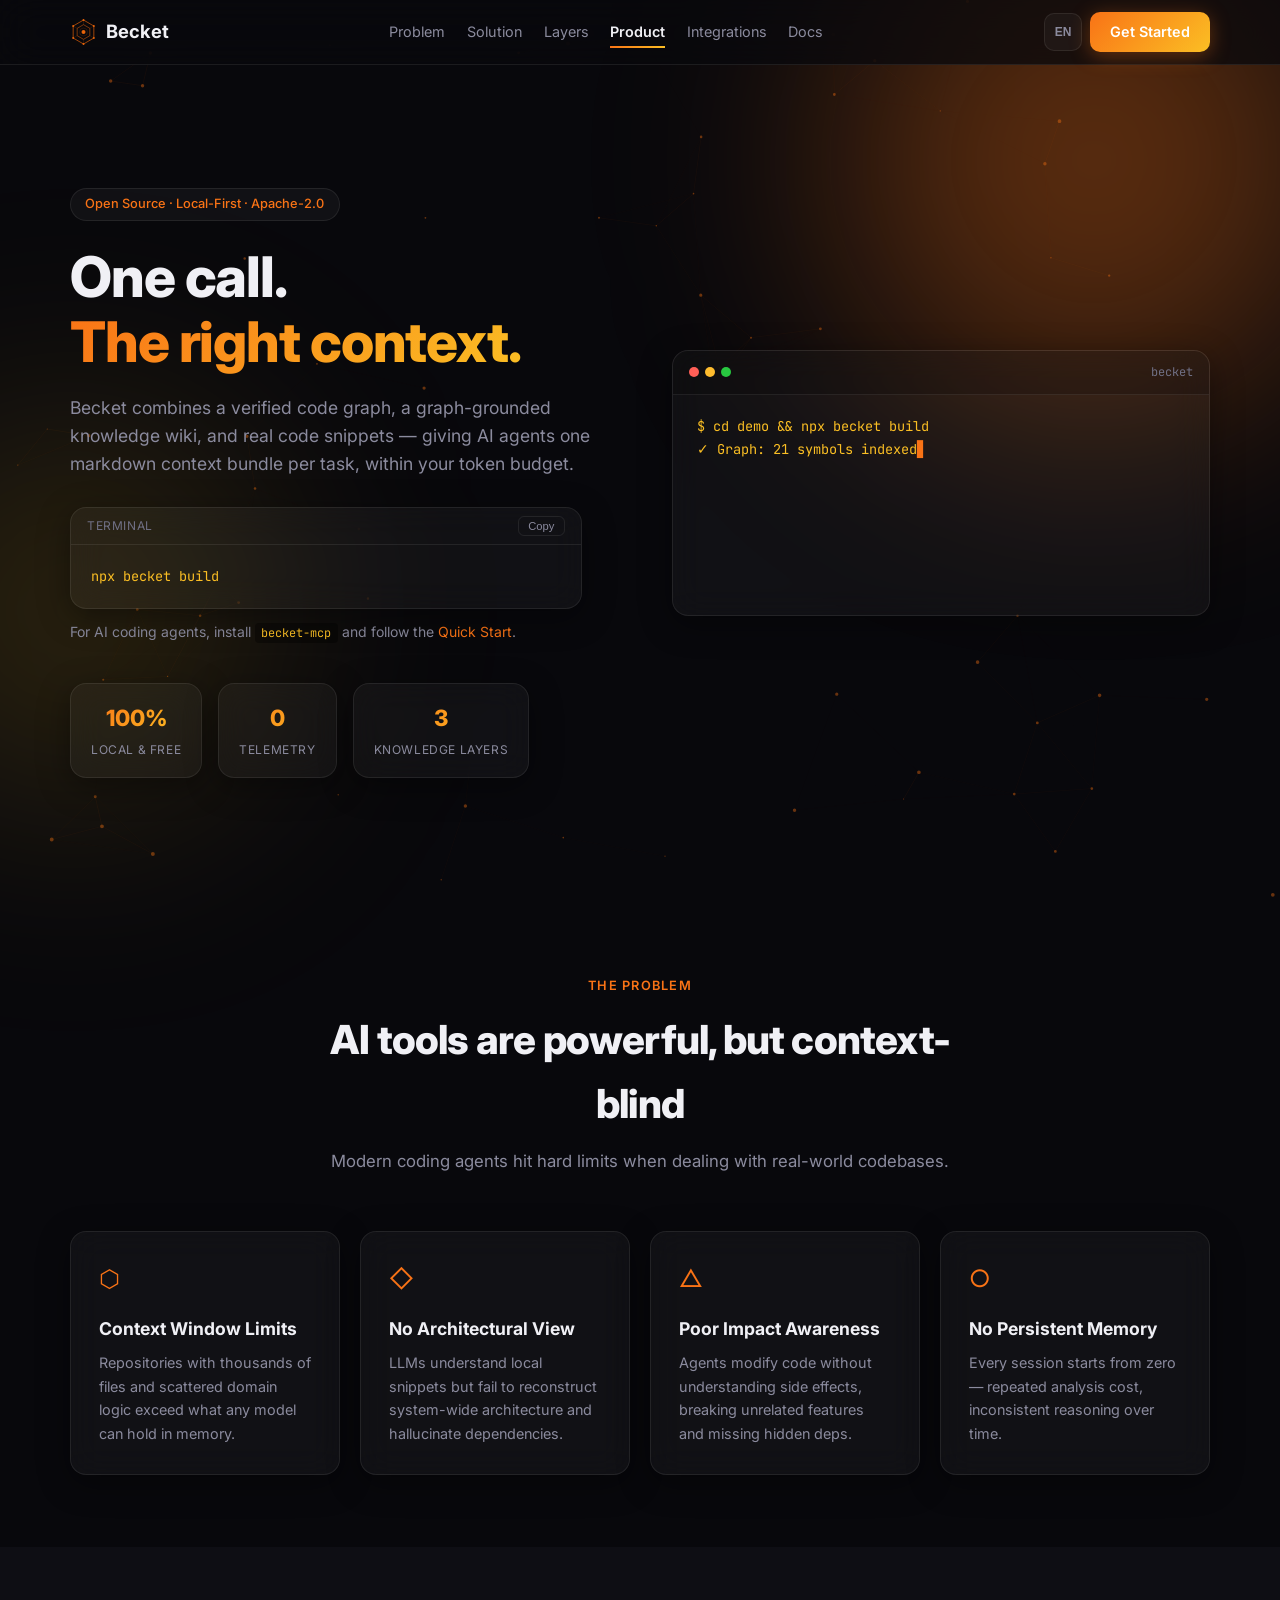
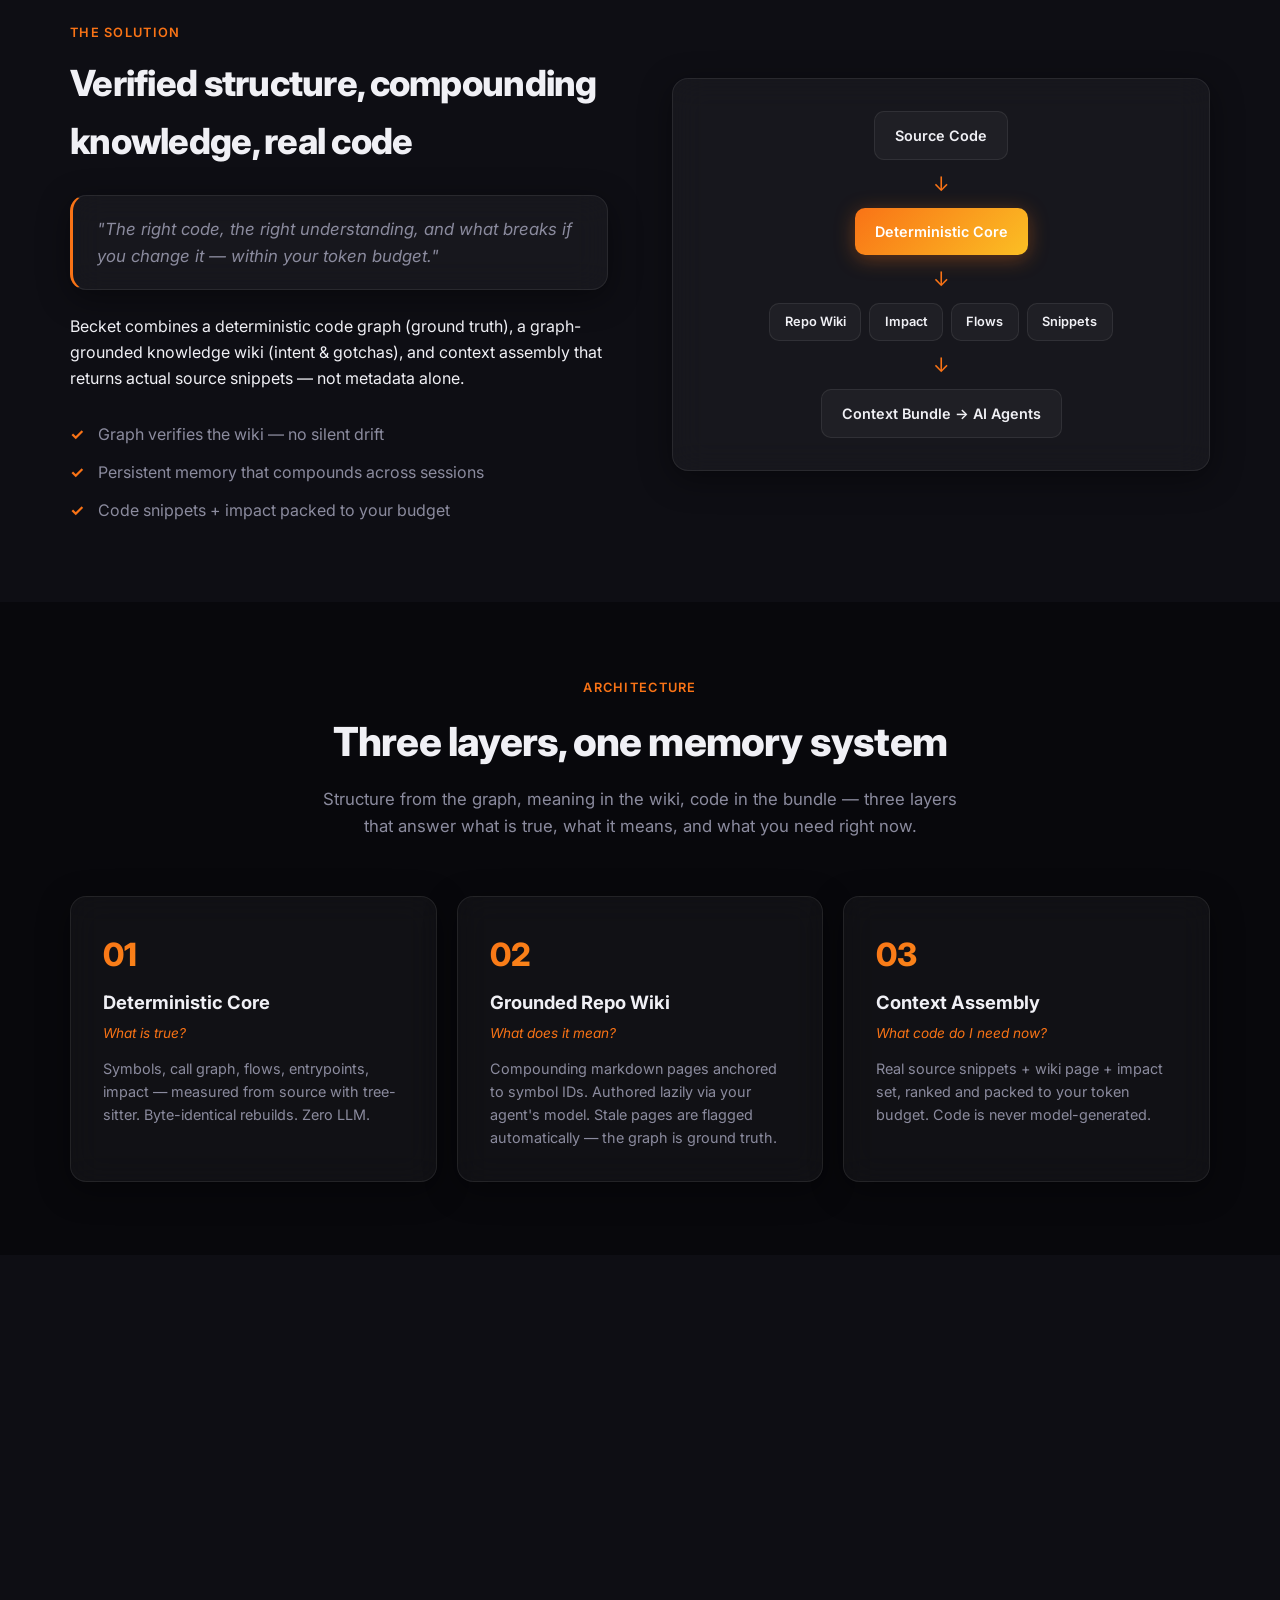
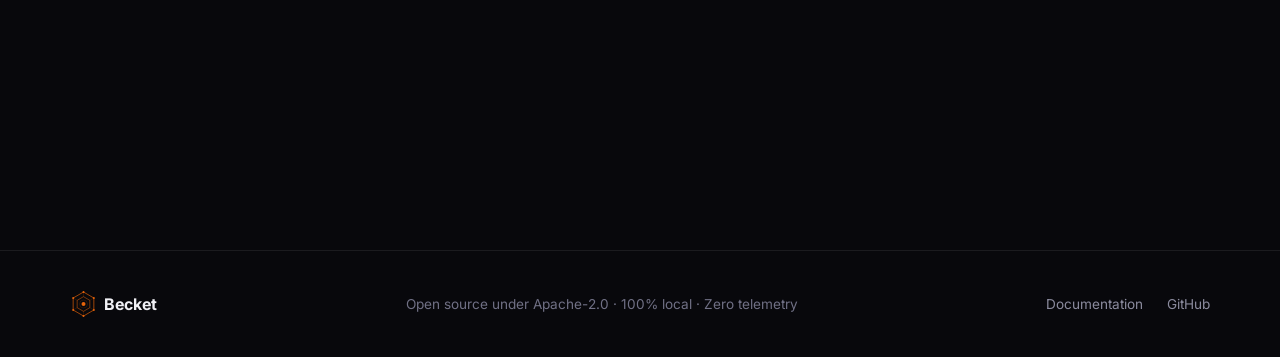
<file: website/index.html>
<!DOCTYPE html>
<html lang="en">
<head>
  <meta charset="UTF-8" />
  <meta name="viewport" content="width=device-width, initial-scale=1.0" />
  <meta name="description" content="Becket — verified code graph + grounded knowledge wiki + context assembly for AI coding agents" />
  <title>Becket — AI Context & Impact Engine</title>
  <link rel="icon" type="image/svg+xml" href="public/favicon.svg" />
  <link rel="preload" href="css/styles.css?v=14" as="style" />
  <link rel="stylesheet" href="css/styles.css?v=14" />
  <link rel="preconnect" href="https://fonts.googleapis.com" />
  <link rel="preconnect" href="https://fonts.gstatic.com" crossorigin />
  <link rel="preload" as="style" href="https://fonts.googleapis.com/css2?family=Inter:wght@400;500;600;700;800&family=JetBrains+Mono:wght@400;500;600&display=swap" />
  <link rel="stylesheet" href="https://fonts.googleapis.com/css2?family=Inter:wght@400;500;600;700;800&family=JetBrains+Mono:wght@400;500;600&display=swap" media="print" onload="this.media='all'" />
  <noscript><link rel="stylesheet" href="https://fonts.googleapis.com/css2?family=Inter:wght@400;500;600;700;800&family=JetBrains+Mono:wght@400;500;600&display=swap" /></noscript>
  <script>try{var l=localStorage.getItem("becket-lang");if(!l){l=(navigator.language||"").startsWith("it")?"it":"en"}document.documentElement.lang=l}catch(e){}</script>
</head>
<body>
  <a class="skip-link" href="#main-content" data-i18n="a11y.skip">Skip to content</a>
  <div id="copy-live" class="sr-only" aria-live="polite"></div>
  <canvas id="particles" aria-hidden="true"></canvas>
  <div class="glow glow-1" aria-hidden="true"></div>
  <div class="glow glow-2" aria-hidden="true"></div>

  <header class="nav" id="nav">
    <div class="nav-inner container">
      <a href="index.html" class="logo">
        <span class="logo-mark" aria-hidden="true"></span>
        <span>Becket</span>
      </a>
      <nav class="nav-links" id="nav-links" aria-label="Page sections">
        <a href="#problem" data-i18n="nav.problem">Problem</a>
        <a href="#solution" data-i18n="nav.solution">Solution</a>
        <a href="#layers" data-i18n="nav.layers">Layers</a>
        <a href="#product" data-i18n="nav.product">Product</a>
        <a href="#integrations" data-i18n="nav.integrations">Integrations</a>
        <a href="docs.html" data-i18n="nav.docs">Docs</a>
        <a href="docs.html#quickstart" class="btn btn-primary nav-cta-mobile" data-i18n="nav.getStarted">Get Started</a>
      </nav>
      <div class="nav-actions">
        <button class="btn-icon" id="lang-toggle" aria-label="Switch language">EN</button>
        <a href="docs.html#quickstart" class="btn btn-primary" data-i18n="nav.getStarted">Get Started</a>
      </div>
      <button class="nav-burger" id="nav-burger" aria-label="Menu">
        <span></span><span></span><span></span>
      </button>
    </div>
  </header>

  <main id="main-content">
  <!-- Hero -->
  <section class="hero" id="hero">
    <div class="container hero-grid">
      <div class="hero-content reveal">
        <div class="badge" data-i18n="hero.badge">Open Source · Local-First · Apache-2.0</div>
        <h1>
          <span data-i18n="hero.title1">One call.</span><br />
          <span class="gradient-text" data-i18n="hero.title2">The right context.</span>
        </h1>
        <p class="hero-sub" data-i18n="hero.sub"></p>
        <div class="hero-install reveal" data-delay="100">
          <div class="code-block glass-card">
            <div class="code-header">
              <span data-i18n="hero.install.terminal">terminal</span>
              <button type="button" class="copy-btn" data-copy="npx becket build" data-i18n="hero.install.copy">Copy</button>
            </div>
            <pre><code>npx becket build</code></pre>
          </div>
          <p class="hero-install-hint" data-i18n-html="hero.install.mcpHint"></p>
        </div>
        <div class="hero-stats">
          <div class="stat glass-card">
            <span class="stat-num">100%</span>
            <span class="stat-label" data-i18n="hero.stat1">Local & Free</span>
          </div>
          <div class="stat glass-card">
            <span class="stat-num">0</span>
            <span class="stat-label" data-i18n="hero.stat2">Telemetry</span>
          </div>
          <div class="stat glass-card">
            <span class="stat-num">3</span>
            <span class="stat-label" data-i18n="hero.stat3">Knowledge Layers</span>
          </div>
        </div>
      </div>
      <div class="hero-terminal reveal" data-delay="200">
        <div class="terminal glass-card">
          <div class="terminal-bar">
            <span class="dot red"></span>
            <span class="dot yellow"></span>
            <span class="dot green"></span>
            <span class="terminal-title">becket</span>
          </div>
          <div class="terminal-body">
            <pre><code id="typing-output"></code><span class="cursor-blink">▊</span></pre>
          </div>
        </div>
      </div>
    </div>
  </section>

  <!-- Problem -->
  <section class="section" id="problem">
    <div class="container">
      <div class="section-header reveal">
        <span class="section-tag" data-i18n="problem.tag">The Problem</span>
        <h2 data-i18n="problem.title">AI tools are powerful, but context-blind</h2>
        <p data-i18n="problem.sub">Modern coding agents hit hard limits when dealing with real-world codebases.</p>
      </div>
      <div class="cards-grid">
        <article class="glass-card card reveal" data-delay="0">
          <div class="card-icon">⬡</div>
          <h3 data-i18n="problem.c1.title">Context Window Limits</h3>
          <p data-i18n="problem.c1.desc">Repositories with thousands of files and scattered domain logic exceed what any model can hold in memory.</p>
        </article>
        <article class="glass-card card reveal" data-delay="100">
          <div class="card-icon">◇</div>
          <h3 data-i18n="problem.c2.title">No Architectural View</h3>
          <p data-i18n="problem.c2.desc">LLMs understand local snippets but fail to reconstruct system-wide architecture and hallucinate dependencies.</p>
        </article>
        <article class="glass-card card reveal" data-delay="200">
          <div class="card-icon">△</div>
          <h3 data-i18n="problem.c3.title">Poor Impact Awareness</h3>
          <p data-i18n="problem.c3.desc">Agents modify code without understanding side effects, breaking unrelated features and missing hidden deps.</p>
        </article>
        <article class="glass-card card reveal" data-delay="300">
          <div class="card-icon">○</div>
          <h3 data-i18n="problem.c4.title">No Persistent Memory</h3>
          <p data-i18n="problem.c4.desc">Every session starts from zero — repeated analysis cost, inconsistent reasoning over time.</p>
        </article>
      </div>
    </div>
  </section>

  <!-- Solution -->
  <section class="section section-alt" id="solution">
    <div class="container">
      <div class="split reveal">
        <div class="split-content">
          <span class="section-tag" data-i18n="solution.tag">The Solution</span>
          <h2 data-i18n="solution.title">Verified structure, compounding knowledge, real code</h2>
          <blockquote class="quote glass-card">
            <p data-i18n="solution.quote">"The right code, the right understanding, and what breaks if you change it — within your token budget."</p>
          </blockquote>
          <p data-i18n="solution.desc">Becket combines a deterministic code graph (ground truth), a graph-grounded knowledge wiki (intent & gotchas), and context assembly that returns actual source snippets — not metadata alone.</p>
          <ul class="check-list">
            <li data-i18n="solution.li1">Graph verifies the wiki — no silent drift</li>
            <li data-i18n="solution.li2">Persistent memory that compounds across sessions</li>
            <li data-i18n="solution.li3">Code snippets + impact packed to your budget</li>
          </ul>
        </div>
        <div class="split-visual">
          <div class="flow-diagram glass-card">
            <div class="flow-node" data-i18n="solution.flow1">Source Code</div>
            <div class="flow-arrow">↓</div>
            <div class="flow-node accent" data-i18n="solution.flow2">Deterministic Core</div>
            <div class="flow-arrow">↓</div>
            <div class="flow-branches">
              <div class="flow-node small" data-i18n="solution.flow3">Repo Wiki</div>
              <div class="flow-node small" data-i18n="solution.flow4">Impact</div>
              <div class="flow-node small" data-i18n="solution.flow5">Flows</div>
              <div class="flow-node small" data-i18n="solution.flow6">Snippets</div>
            </div>
            <div class="flow-arrow">↓</div>
            <div class="flow-node" data-i18n="solution.flow7">Context Bundle → AI Agents</div>
          </div>
        </div>
      </div>
    </div>
  </section>

  <!-- Three Layers -->
  <section class="section" id="layers">
    <div class="container">
      <div class="section-header reveal">
        <span class="section-tag" data-i18n="layers.tag">Architecture</span>
        <h2 data-i18n="layers.title">Three layers, one memory system</h2>
        <p data-i18n="layers.sub">Structure from the graph, meaning in the wiki, code in the bundle — three layers that answer what is true, what it means, and what you need right now.</p>
      </div>
      <div class="layers-grid">
        <article class="layer-card glass-card reveal" data-delay="0">
          <div class="layer-num">01</div>
          <h3 data-i18n="layers.l1.title">Deterministic Core</h3>
          <p class="layer-q" data-i18n-html="layers.l1.q">What is <em>true</em>?</p>
          <p data-i18n="layers.l1.desc">Symbols, call graph, flows, entrypoints, impact — measured from source with tree-sitter. Byte-identical rebuilds. Zero LLM.</p>
        </article>
        <article class="layer-card glass-card reveal" data-delay="100">
          <div class="layer-num">02</div>
          <h3 data-i18n="layers.l2.title">Grounded Repo Wiki</h3>
          <p class="layer-q" data-i18n-html="layers.l2.q">What does it <em>mean</em>?</p>
          <p data-i18n="layers.l2.desc">Compounding markdown pages anchored to symbol IDs. Authored lazily via your agent's model. Stale pages are flagged automatically — the graph is ground truth.</p>
        </article>
        <article class="layer-card glass-card reveal" data-delay="200">
          <div class="layer-num">03</div>
          <h3 data-i18n="layers.l3.title">Context Assembly</h3>
          <p class="layer-q" data-i18n-html="layers.l3.q">What code do I need <em>now</em>?</p>
          <p data-i18n="layers.l3.desc">Real source snippets + wiki page + impact set, ranked and packed to your token budget. Code is never model-generated.</p>
        </article>
      </div>
    </div>
  </section>

  <!-- The product -->
  <section class="section section-alt section-dense" id="product">
    <div class="container product-stack">
      <div class="section-header reveal">
        <span class="section-tag" data-i18n="product.tag">The product</span>
        <h2 data-i18n="product.title">Everything an agent needs from your repo</h2>
        <p data-i18n="product.sub">One local index. Persistent memory. Query-ready bundles — no re-reading the whole codebase every session.</p>
      </div>
      <div class="features-grid product-pillars reveal">
        <article class="feature glass-card">
          <div class="feature-num">→</div>
          <h3 data-i18n="product.p1.title">Index once</h3>
          <p data-i18n-html="product.p1.desc"><code>becket build</code> parses symbols, calls, flows, and impact. Writes <code>.becket/</code> — no LLM required.</p>
        </article>
        <article class="feature glass-card">
          <div class="feature-num">→</div>
          <h3 data-i18n="product.p2.title">Memory persists</h3>
          <p data-i18n="product.p2.desc">Graph JSON + grounded wiki pages survive across agent sessions. Incremental rebuild on watch; stale wiki flagged automatically.</p>
        </article>
        <article class="feature glass-card">
          <div class="feature-num">→</div>
          <h3 data-i18n="product.p3.title">Query per task</h3>
          <p data-i18n-html="product.p3.desc"><code>context</code>, <code>impact</code>, <code>flow</code>, MCP tools — real snippets + wiki + blast radius, token-budgeted.</p>
        </article>
      </div>
      <ul class="check-list product-workflows reveal" data-delay="50">
        <li data-i18n="product.li1">MCP in Cursor / Claude Code — agent can call get_context when your rules or prompt ask for it</li>
        <li data-i18n="product.li2">Local .becket/ cache — gitignore it, rebuild anytime with becket build</li>
        <li data-i18n="product.li3">Demo folder in the repo — try Becket in 30 seconds</li>
        <li data-i18n="product.li4">Cross-repo workspace linking for monorepos and polyrepos</li>
      </ul>
      <div class="features-grid capabilities-grid reveal" data-delay="100">
          <article class="feature glass-card feature-compact">
            <div class="feature-num">01</div>
            <h4 data-i18n="features.f1.title">Deterministic Code Graph</h4>
            <p data-i18n="features.f1.desc">Symbols, dependencies, calls, flows and entrypoints — measured from source, not guessed.</p>
          </article>
          <article class="feature glass-card feature-compact">
            <div class="feature-num">02</div>
            <h4 data-i18n="features.f2.title">Impact Analysis Engine</h4>
            <p data-i18n="features.f2.desc">Know exactly what breaks when you change a component — modules, tests, risk zones.</p>
          </article>
          <article class="feature glass-card feature-compact">
            <div class="feature-num">03</div>
            <h4 data-i18n="features.f3.title">Grounded Knowledge Wiki</h4>
            <p data-i18n="features.f3.desc">Compounding markdown knowledge anchored to real symbols, with automatic staleness detection.</p>
          </article>
          <article class="feature glass-card feature-compact">
            <div class="feature-num">04</div>
            <h4 data-i18n="features.f4.title">Context Assembly</h4>
            <p data-i18n="features.f4.desc">Returns the right code snippets plus understanding and impact — packed within a token budget.</p>
          </article>
      </div>
    </div>
  </section>

  <!-- Integrations + CTA -->
  <section class="section" id="integrations">
    <div class="container integrations-closing">
      <div class="section-header reveal">
        <span class="section-tag" data-i18n="integrations.tag">Integrations</span>
        <h2 data-i18n="integrations.title">Agent-agnostic by design</h2>
        <p data-i18n="integrations.sub">Works with any AI coding tool via CLI or MCP.</p>
      </div>
      <div class="integrations-grid reveal">
        <div class="integration glass-card">
          <h3>Cursor</h3>
          <p data-i18n="integrations.cursor">Background context provider — architectural awareness for suggestions and multi-file edits.</p>
        </div>
        <div class="integration glass-card">
          <h3>Claude Code</h3>
          <p data-i18n="integrations.claude">Agents call becket context, impact, and flow before modifying code.</p>
        </div>
        <div class="integration glass-card">
          <h3 data-i18n="integrations.otherTitle">Other MCP hosts</h3>
          <p data-i18n="integrations.codex">Any MCP-compatible agent can use the same tools over stdio.</p>
        </div>
        <div class="integration glass-card highlight">
          <h3>MCP Server</h3>
          <p data-i18n="integrations.mcp">becket-mcp: get_context (code + wiki + impact), get_wiki, get_impact, get_flow, get_dependencies over stdio.</p>
        </div>
      </div>
      <div class="cta-box glass-card reveal" data-delay="150">
        <h2 data-i18n="cta.title">Verified, compounding memory for AI coding agents</h2>
        <p data-i18n="cta.sub">Like Git for version control — Becket for code understanding that includes the code.</p>
        <div class="cta-actions">
        <a href="docs.html#quickstart" class="btn btn-primary btn-lg" data-i18n="cta.button">Quick Start Guide</a>
        <a href="docs.html" class="btn btn-glass btn-lg" data-i18n="hero.cta2">Read the Docs</a>
        </div>
      </div>
    </div>
  </section>
  </main>

  <footer class="footer">
    <div class="container footer-inner">
      <div class="footer-brand">
        <span class="logo-mark" aria-hidden="true"></span>
        <span>Becket</span>
      </div>
      <p class="footer-copy" data-i18n="footer.copy">Open source under Apache-2.0 · 100% local · Zero telemetry</p>
      <div class="footer-links">
        <a href="docs.html" data-i18n="footer.docs">Documentation</a>
        <a href="https://github.com/GabrieleRuggieri/becket" target="_blank" rel="noopener noreferrer" data-i18n="footer.github">GitHub</a>
      </div>
    </div>
  </footer>

  <script src="js/i18n.js?v=16" defer></script>
  <script src="js/main.js" defer></script>
</body>
</html>
</file>
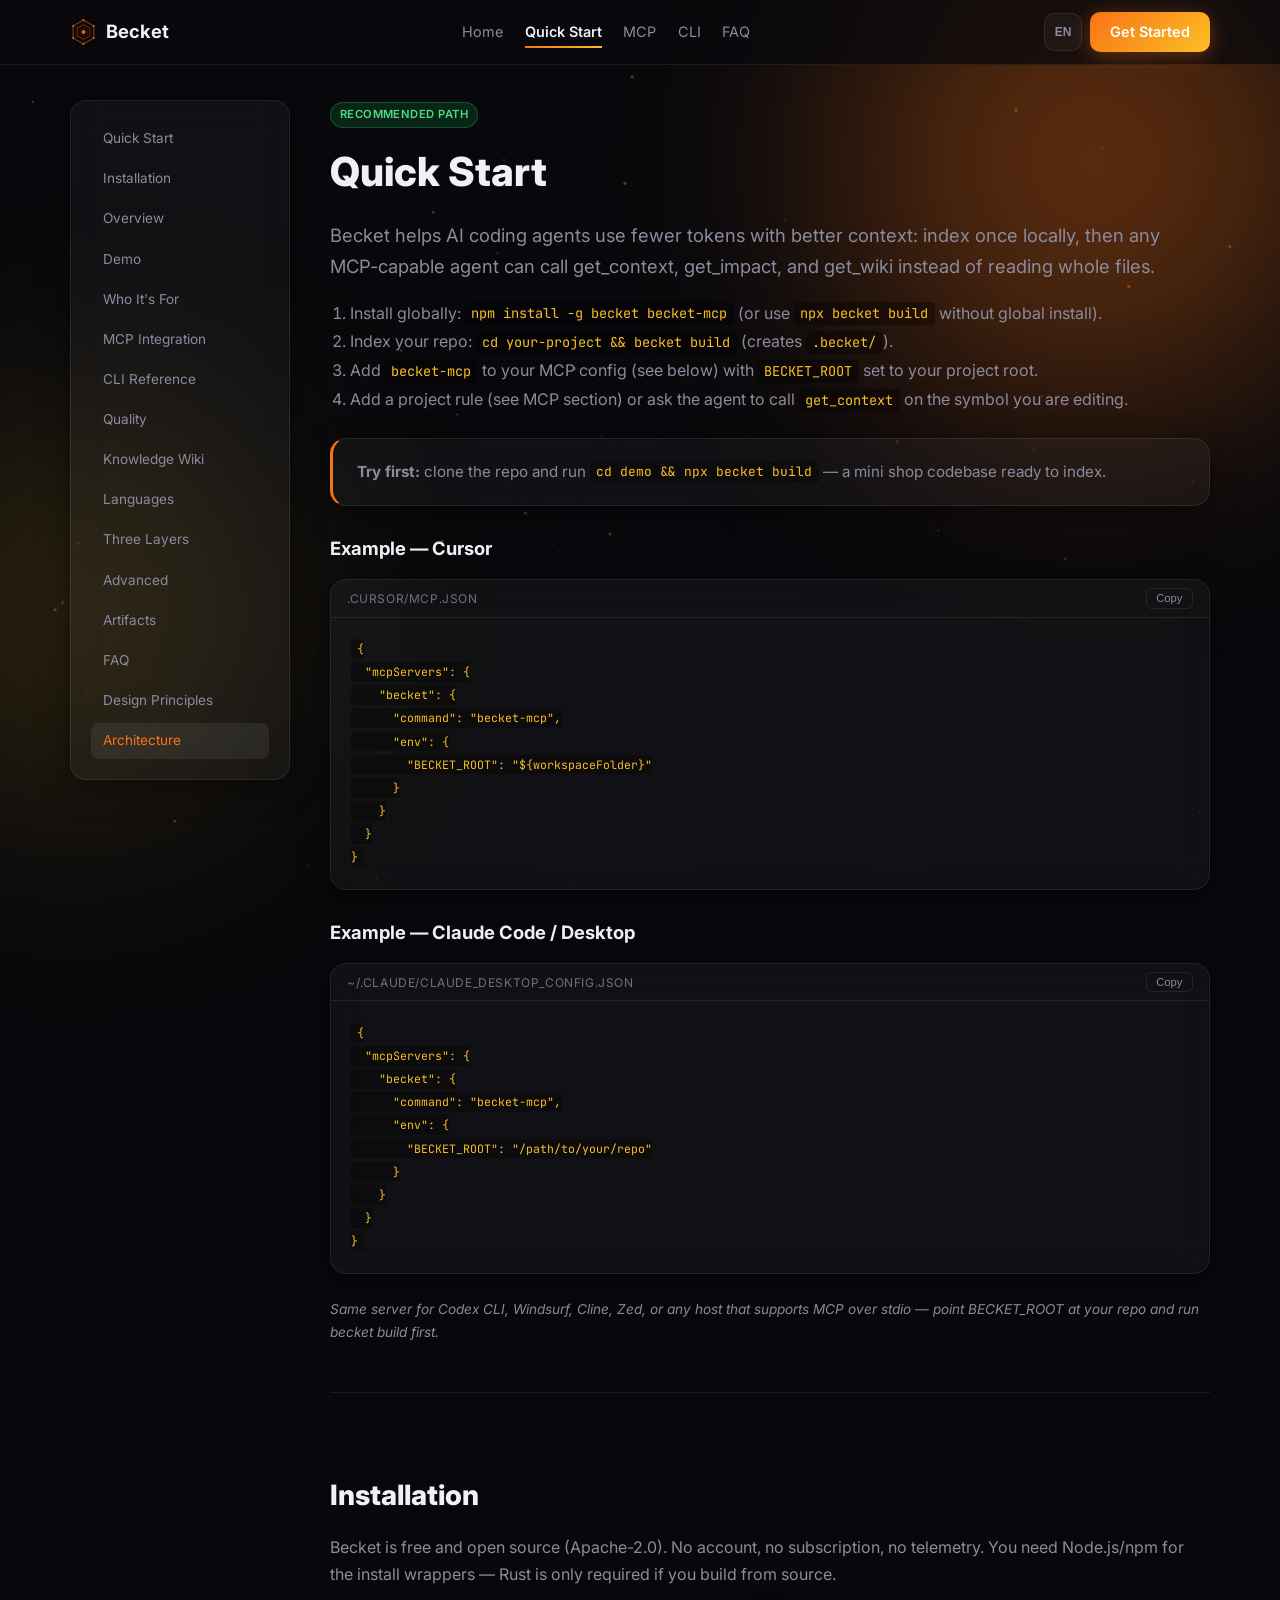
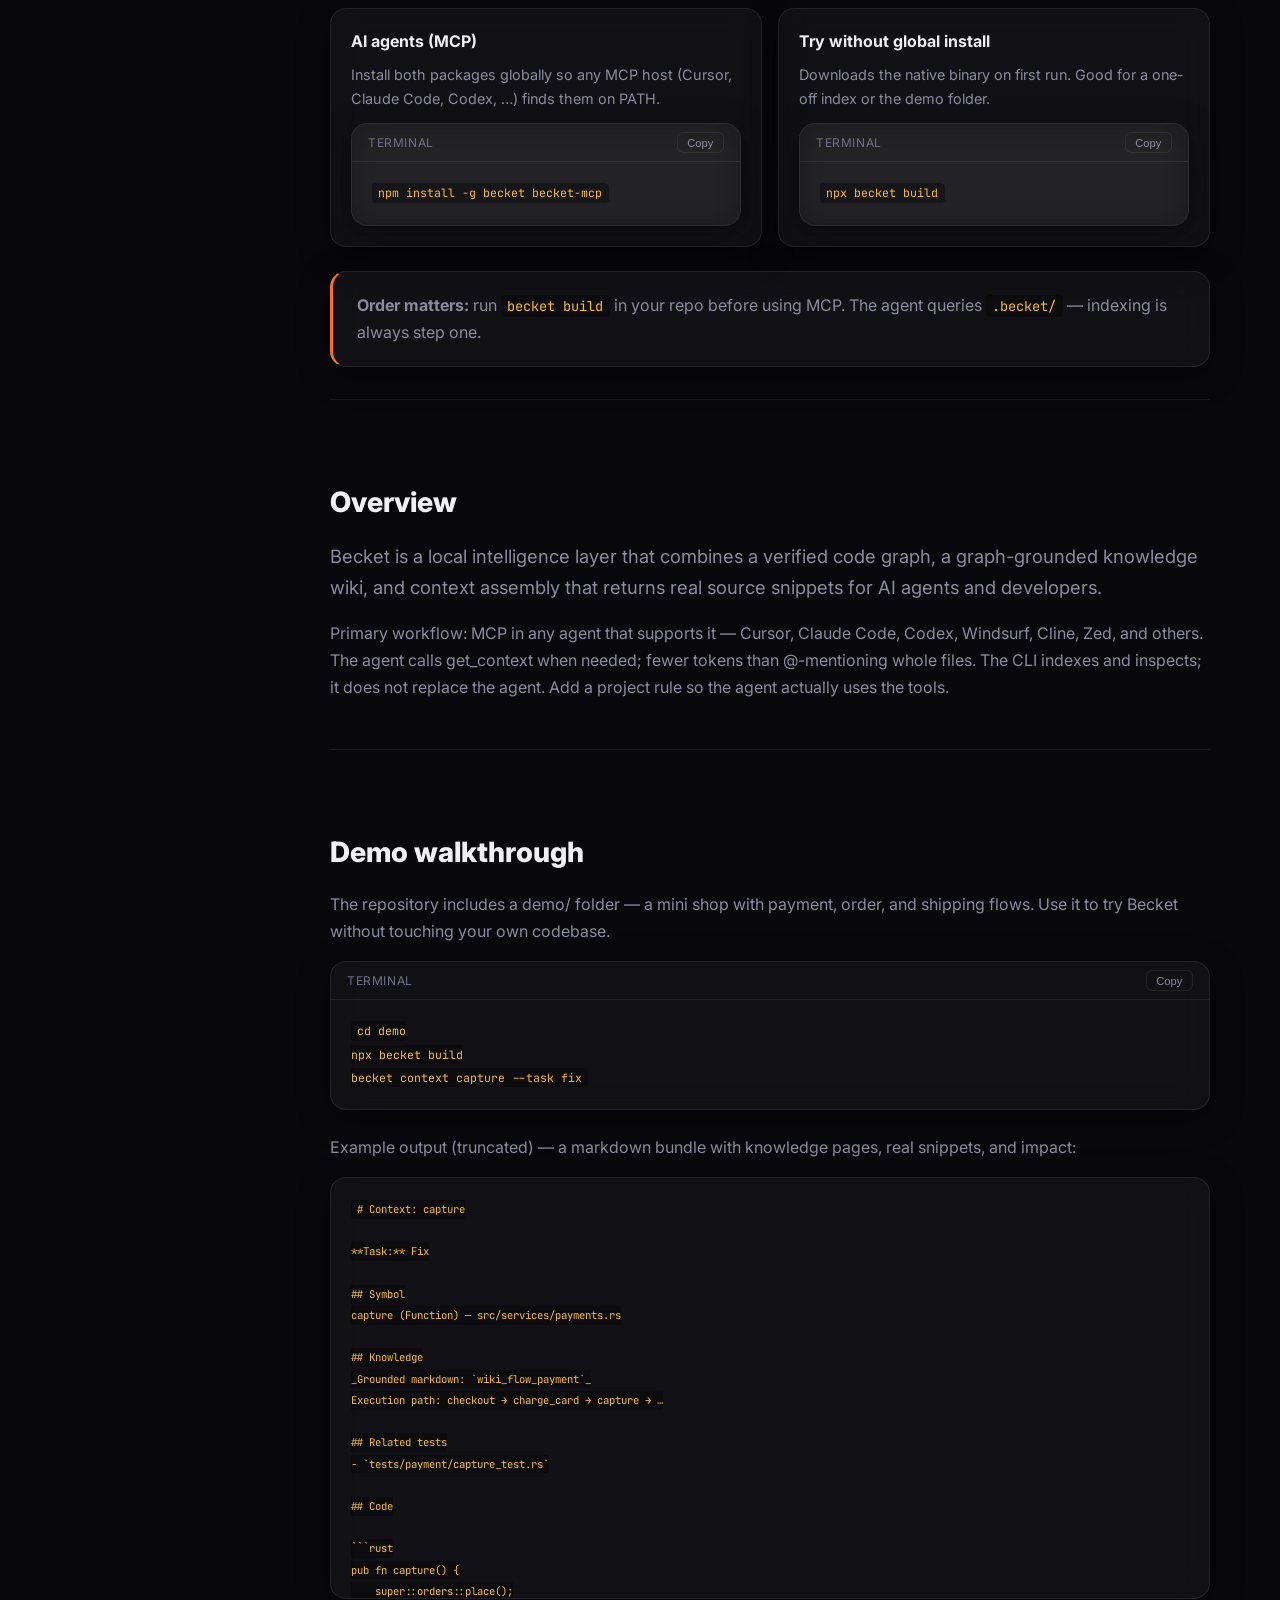
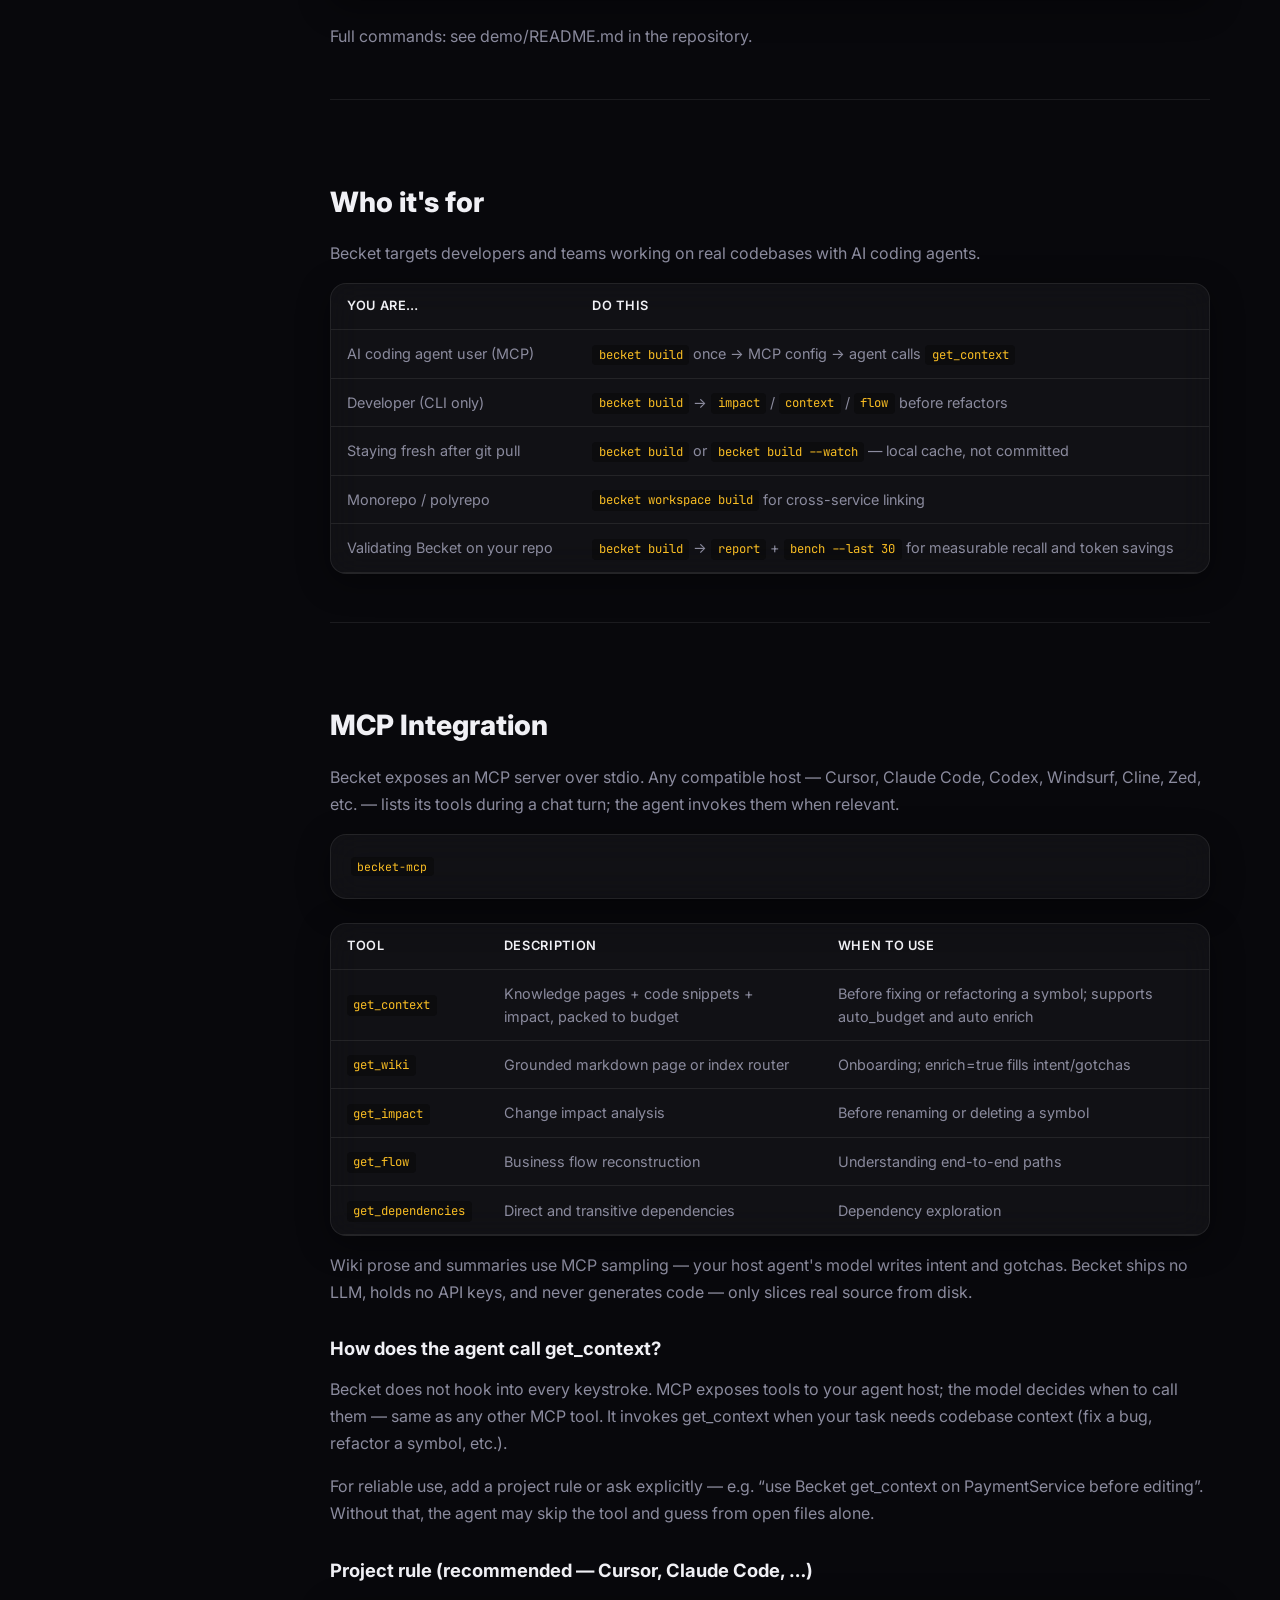
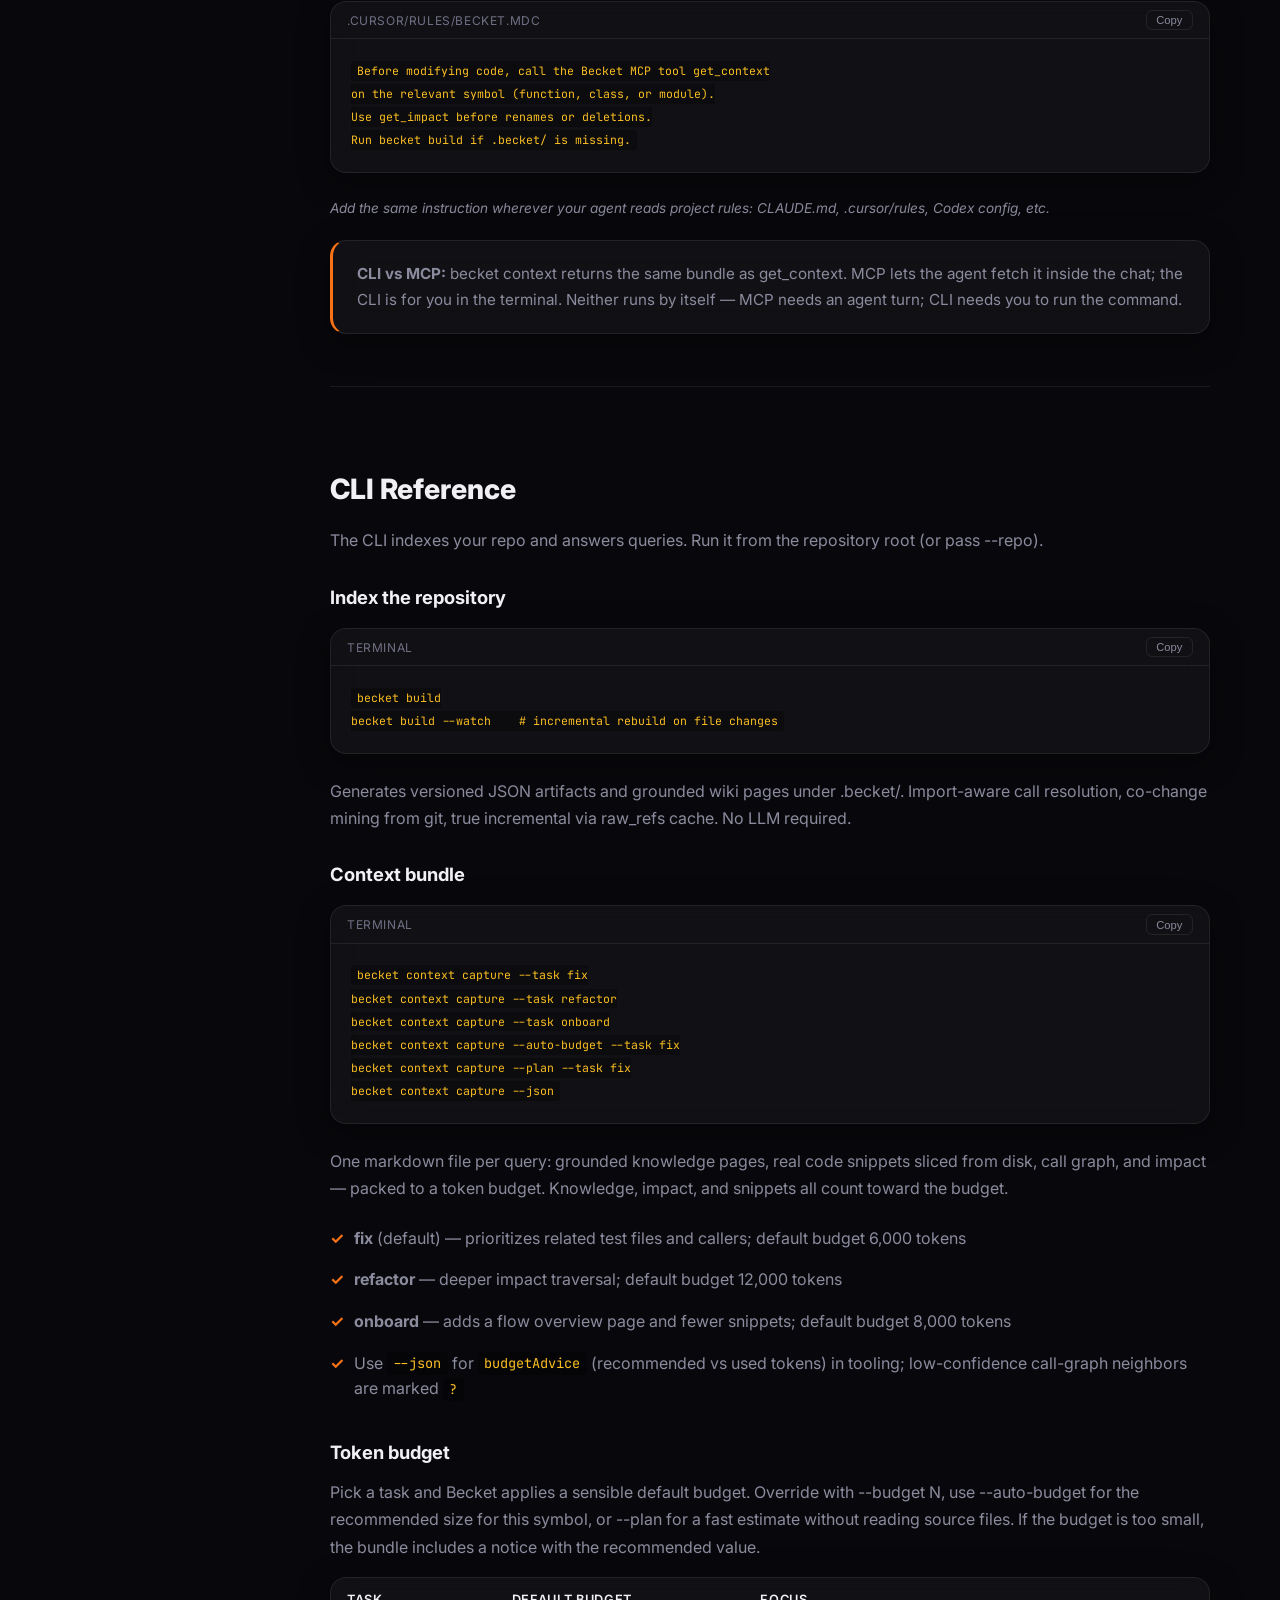
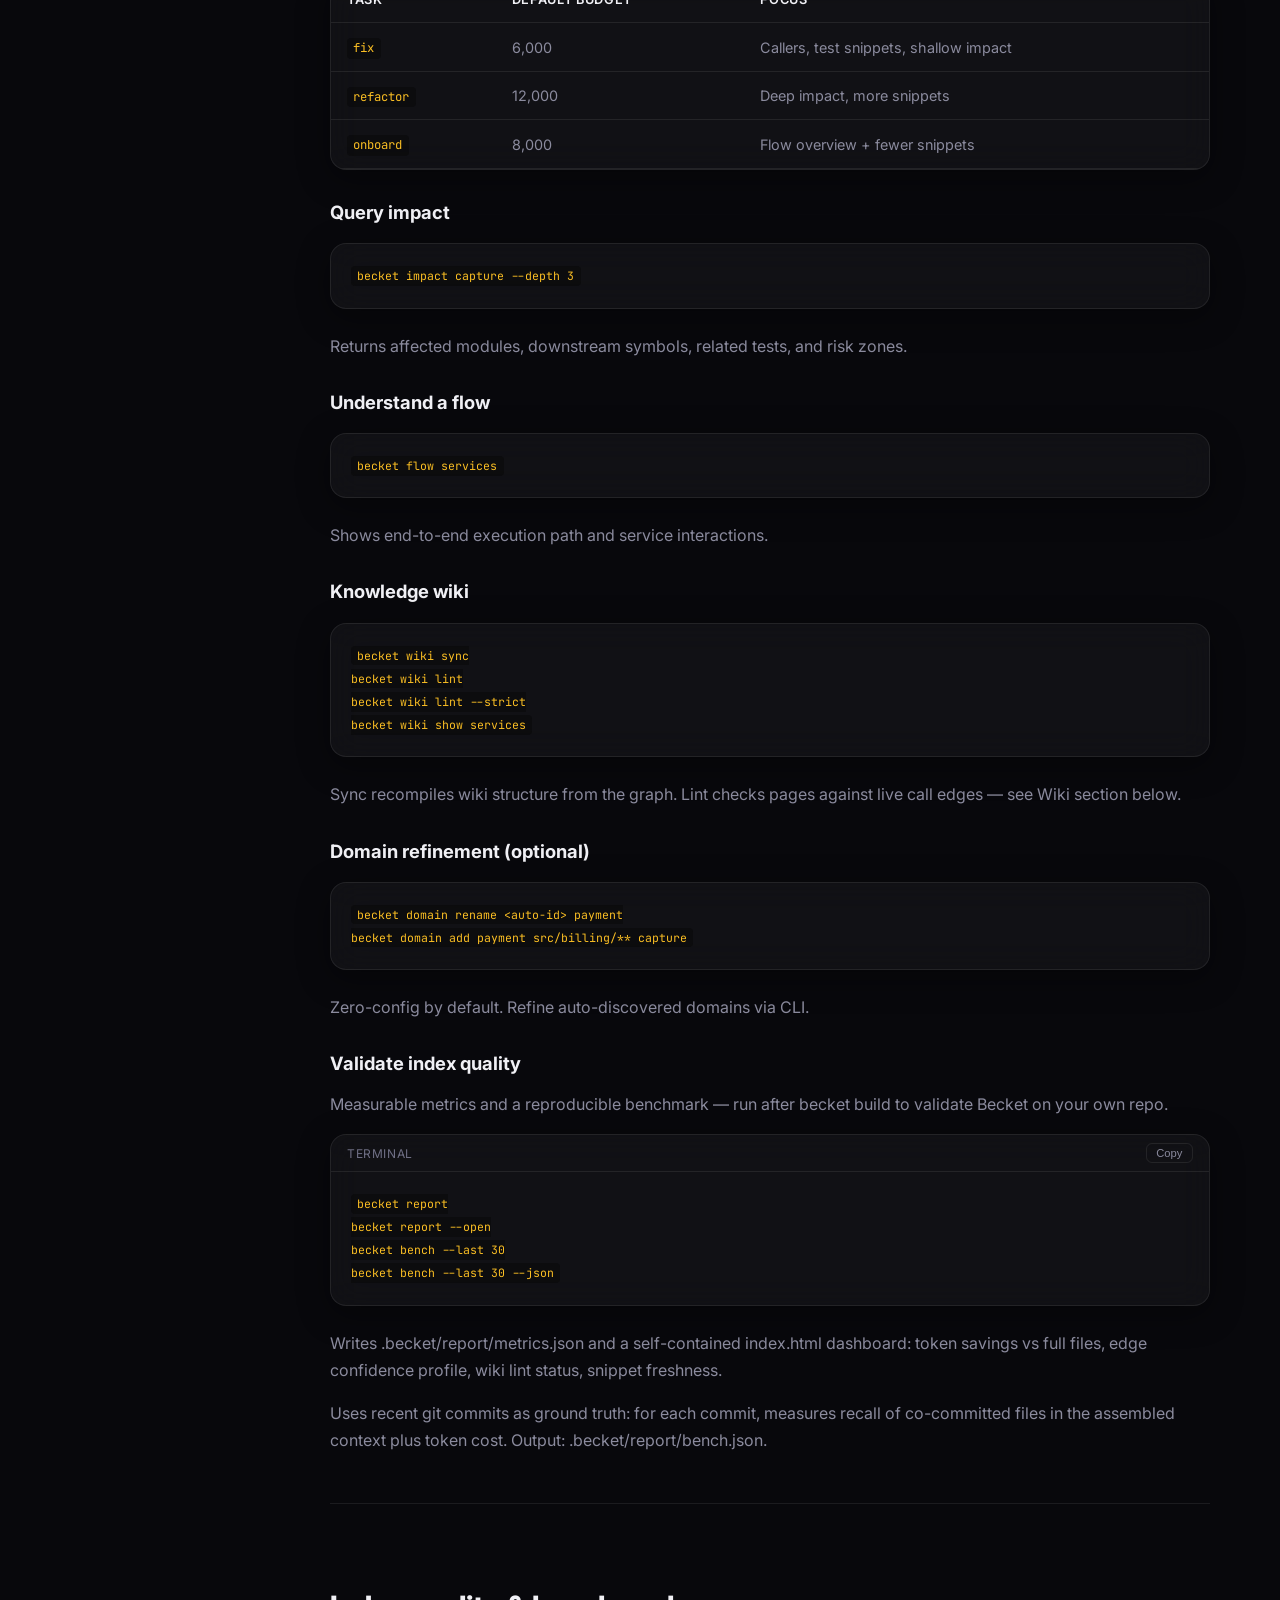
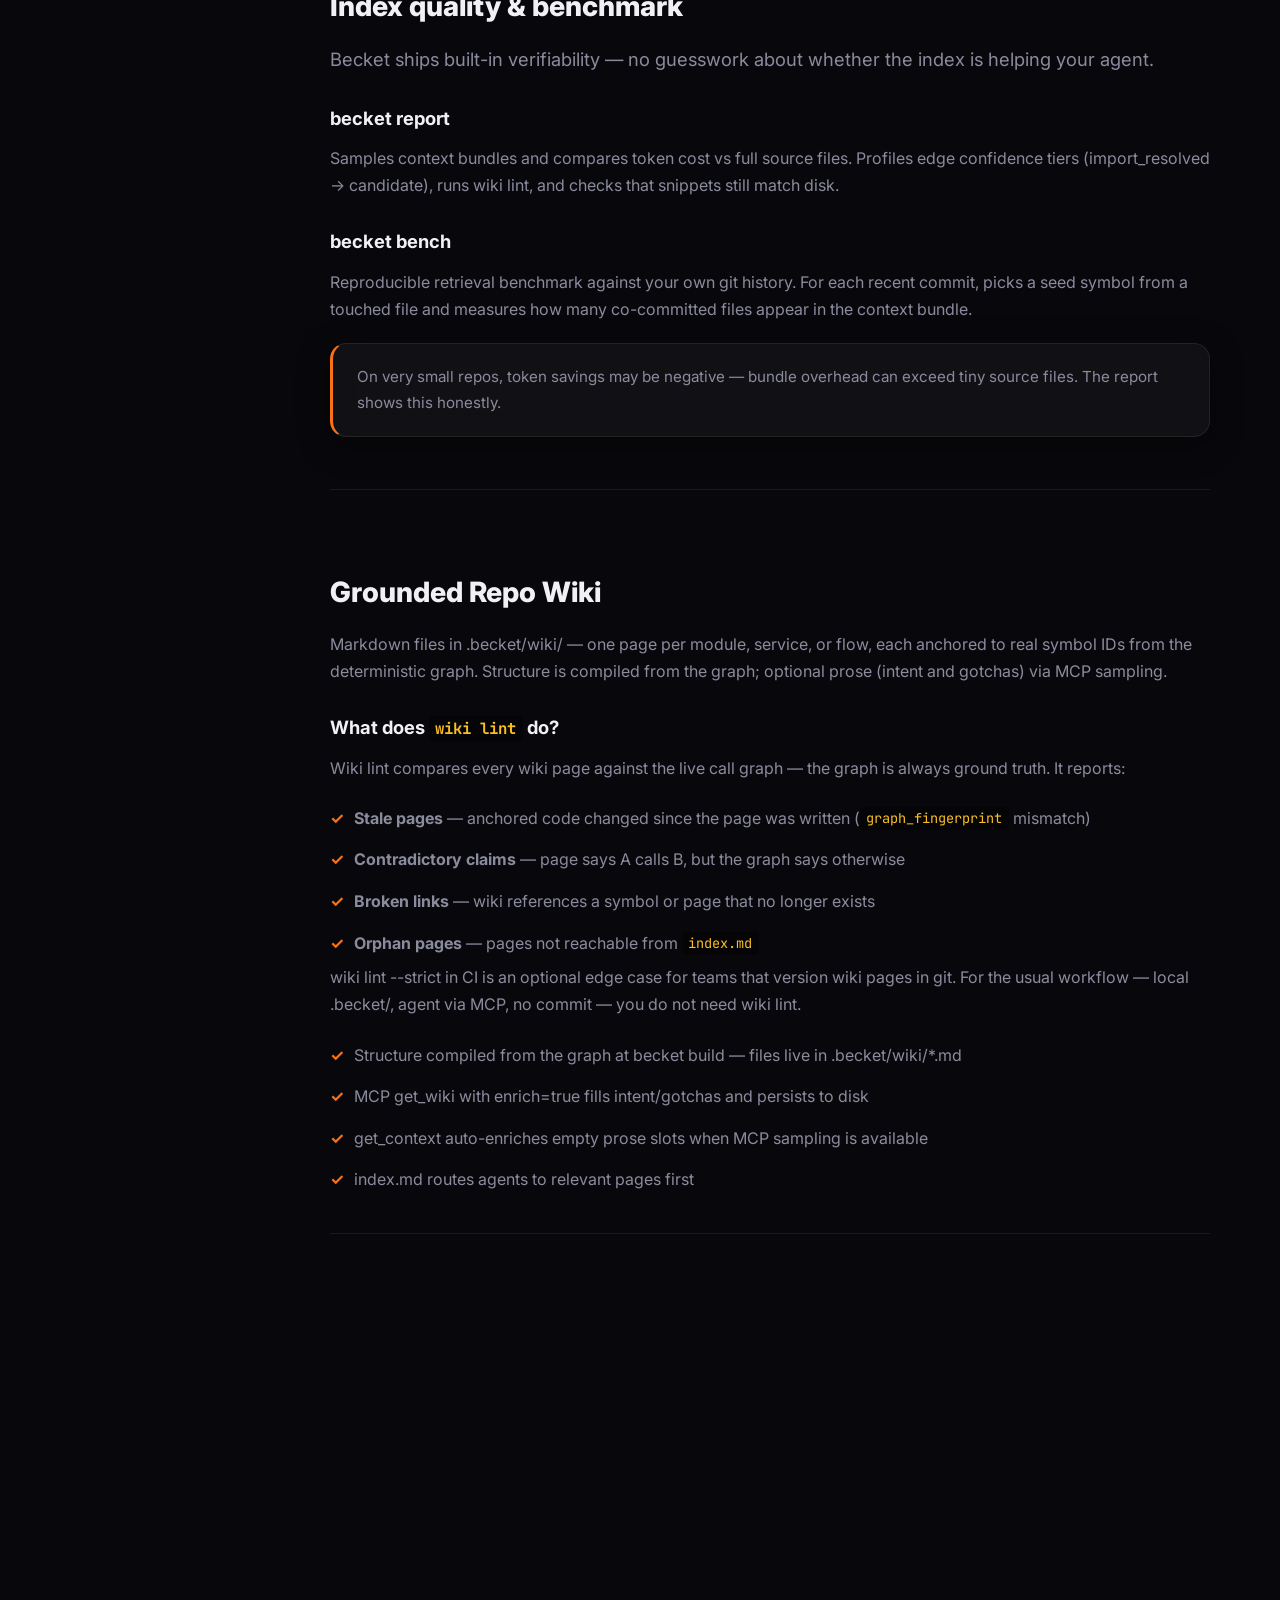
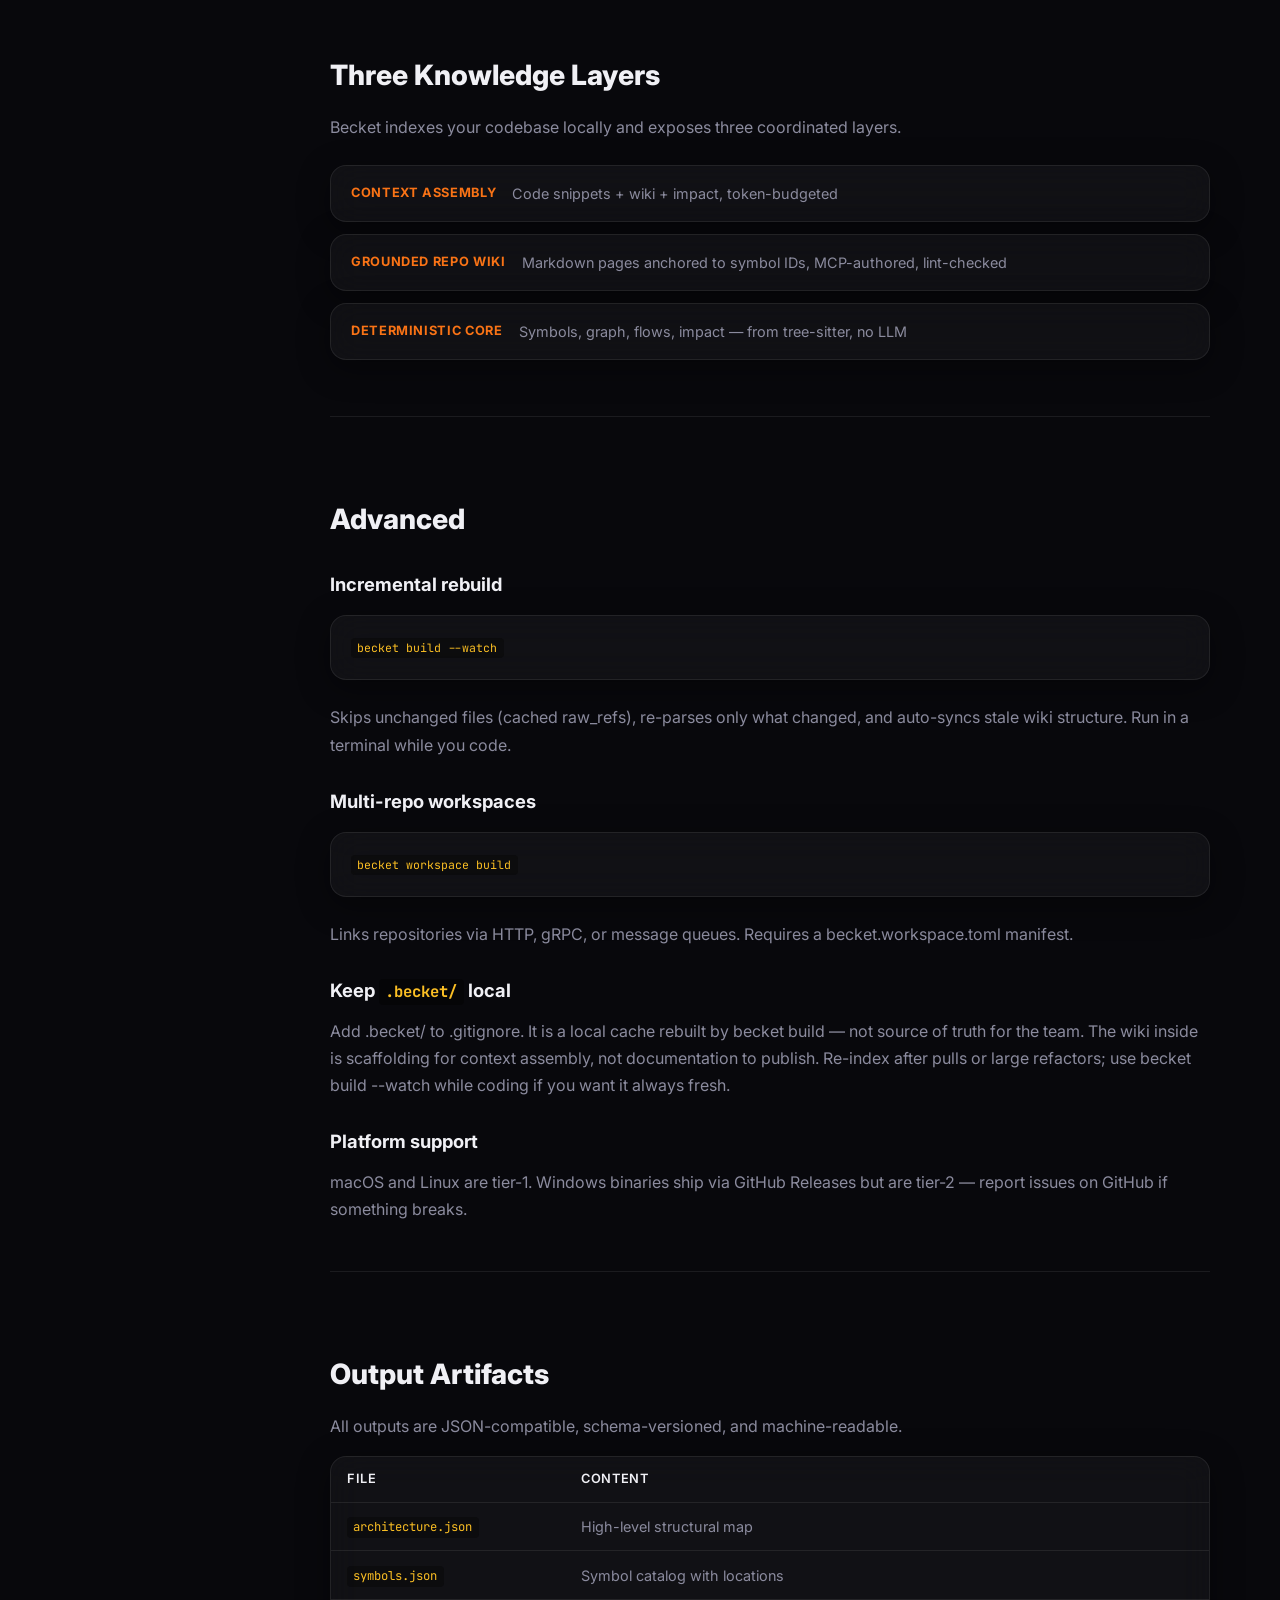
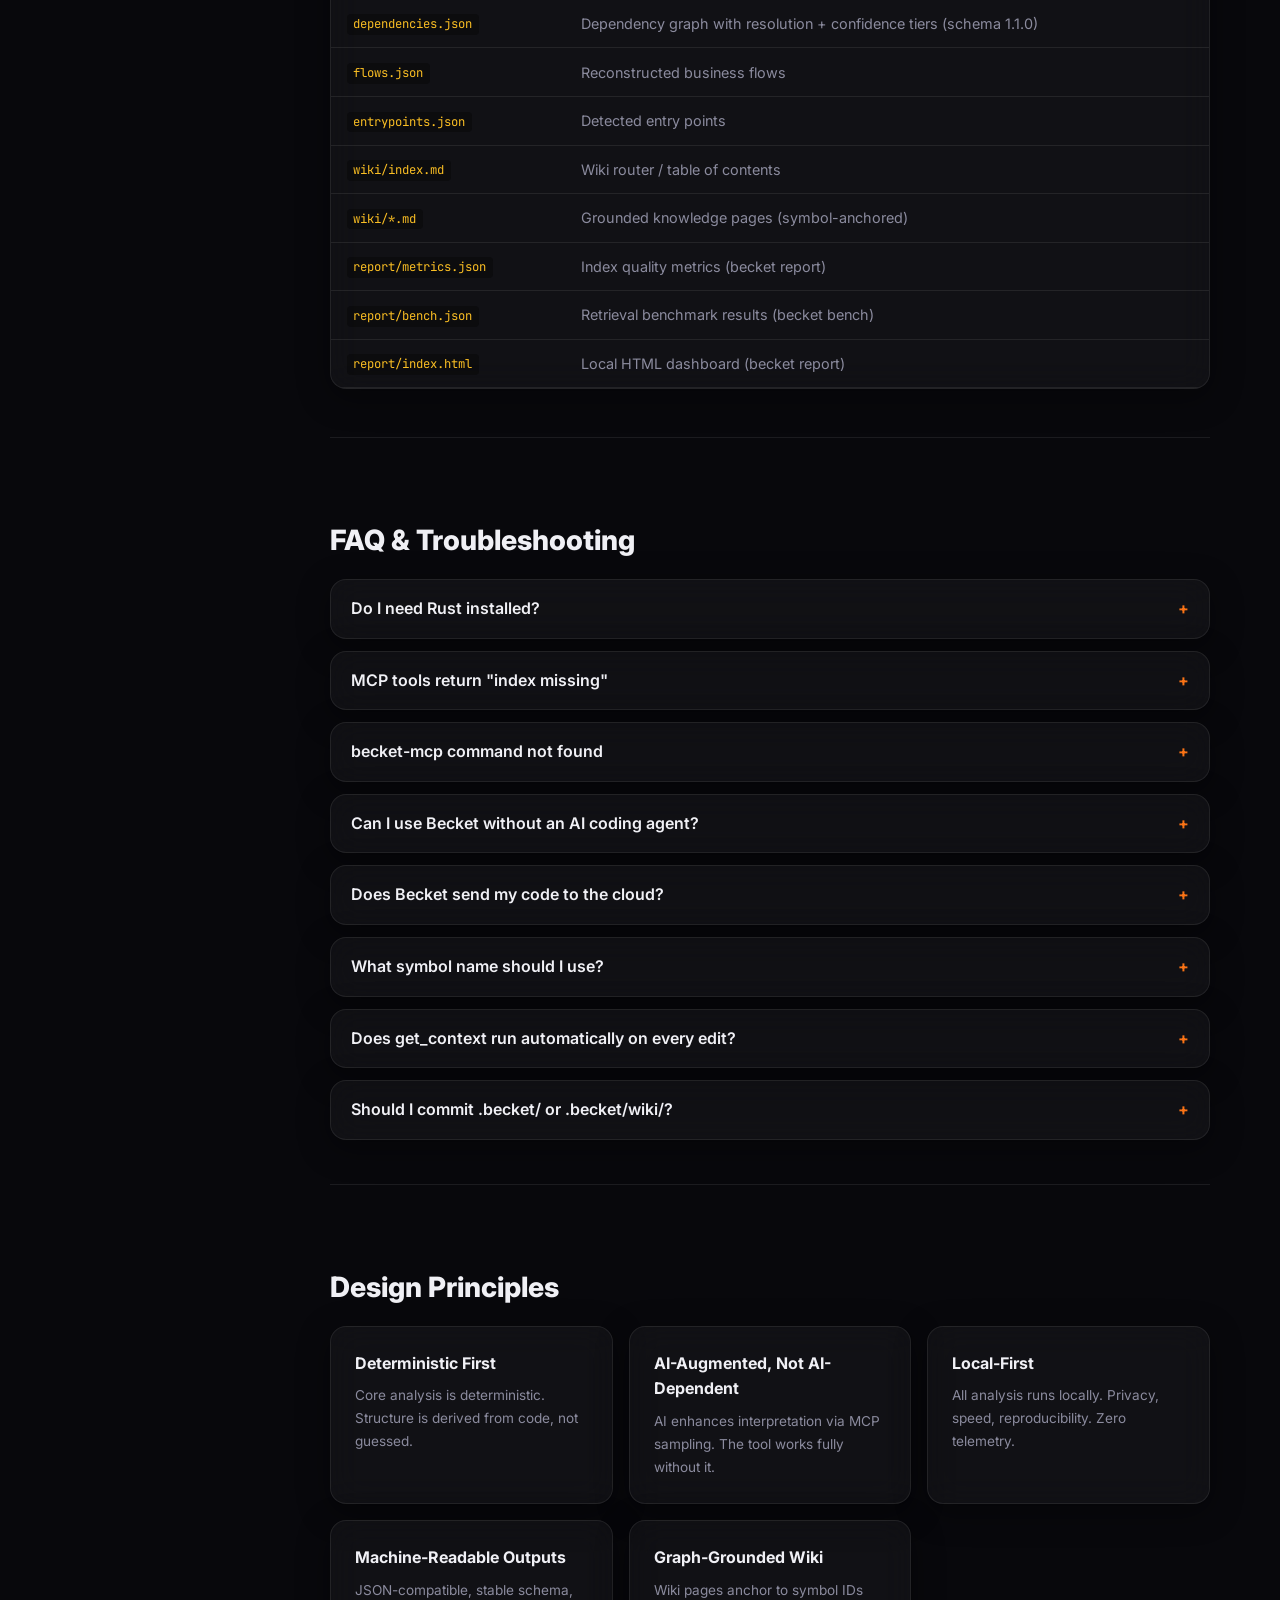
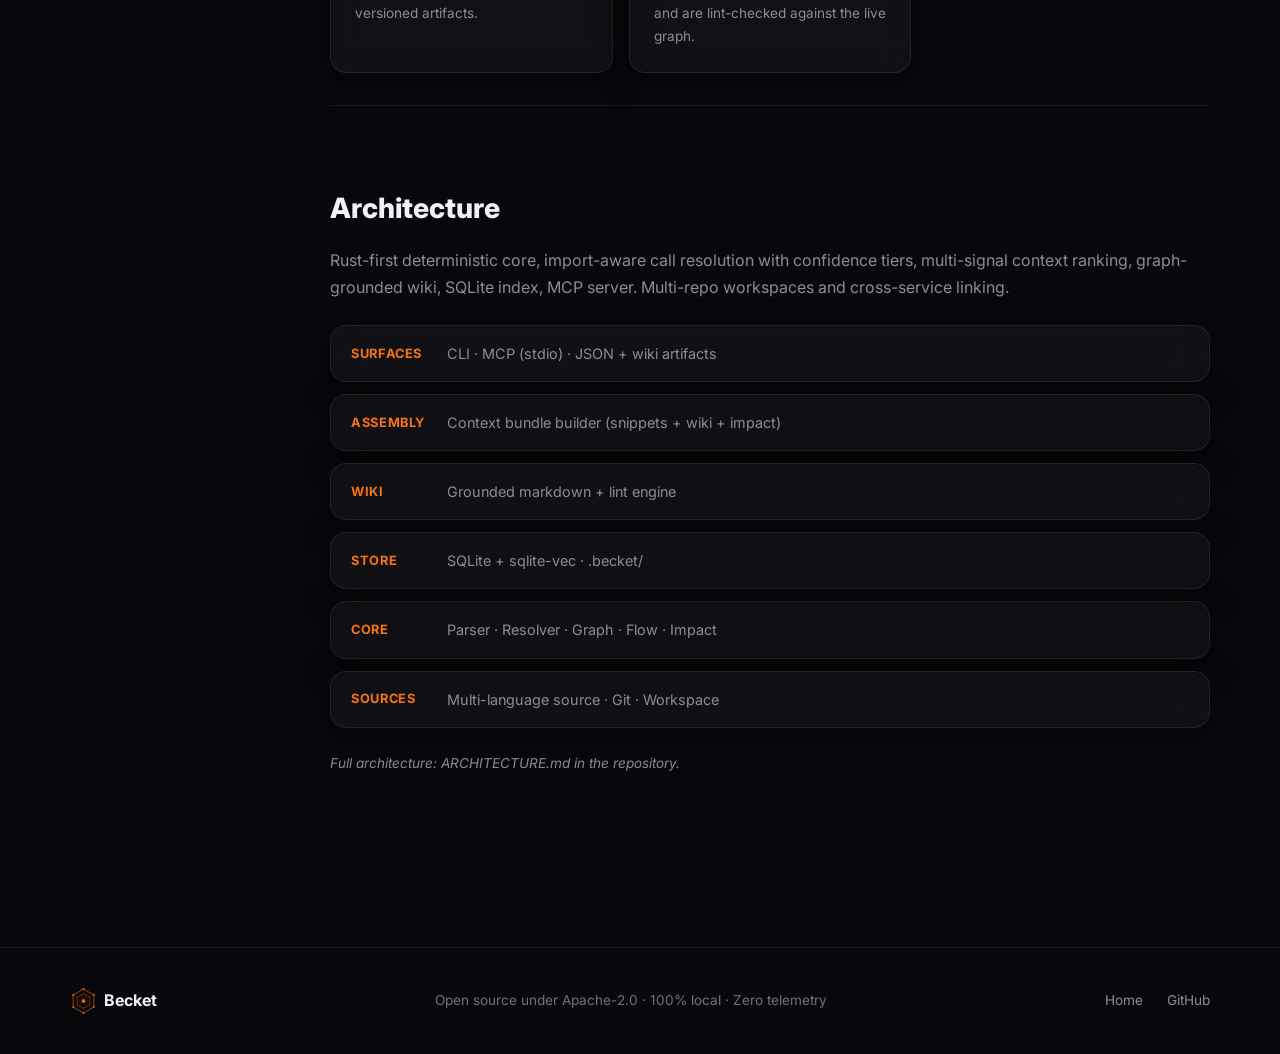
<file: website/docs.html>
<!DOCTYPE html>
<html lang="en">
<head>
  <meta charset="UTF-8" />
  <meta name="viewport" content="width=device-width, initial-scale=1.0" />
  <meta name="description" content="Becket Documentation — MCP setup for AI coding agents, CLI reference, demo walkthrough" />
  <title>Docs — Becket</title>
  <link rel="icon" type="image/svg+xml" href="public/favicon.svg" />
  <link rel="preload" href="css/styles.css?v=15" as="style" />
  <link rel="stylesheet" href="css/styles.css?v=15" />
  <link rel="preconnect" href="https://fonts.googleapis.com" />
  <link rel="preconnect" href="https://fonts.gstatic.com" crossorigin />
  <link rel="preload" as="style" href="https://fonts.googleapis.com/css2?family=Inter:wght@400;500;600;700;800&family=JetBrains+Mono:wght@400;500;600&display=swap" />
  <link rel="stylesheet" href="https://fonts.googleapis.com/css2?family=Inter:wght@400;500;600;700;800&family=JetBrains+Mono:wght@400;500;600&display=swap" media="print" onload="this.media='all'" />
  <noscript><link rel="stylesheet" href="https://fonts.googleapis.com/css2?family=Inter:wght@400;500;600;700;800&family=JetBrains+Mono:wght@400;500;600&display=swap" /></noscript>
  <script>try{var l=localStorage.getItem("becket-lang");if(!l){l=(navigator.language||"").startsWith("it")?"it":"en"}document.documentElement.lang=l}catch(e){}</script>
</head>
<body>
  <a class="skip-link" href="#main-content" data-i18n="a11y.skip">Skip to content</a>
  <div id="copy-live" class="sr-only" aria-live="polite"></div>
  <canvas id="particles" aria-hidden="true"></canvas>
  <div class="glow glow-1" aria-hidden="true"></div>
  <div class="glow glow-2" aria-hidden="true"></div>

  <header class="nav" id="nav">
    <div class="nav-inner container">
      <a href="index.html" class="logo">
        <span class="logo-mark" aria-hidden="true"></span>
        <span>Becket</span>
      </a>
      <nav class="nav-links docs-nav-links" id="nav-links" aria-label="Documentation">
        <a href="index.html" data-i18n="nav.home">Home</a>
        <a href="#quickstart" data-i18n="docs.nav.quickstart">Quick Start</a>
        <a href="#mcp" data-i18n="docs.nav.mcp">MCP</a>
        <a href="#cli" data-i18n="docs.nav.cli">CLI</a>
        <a href="#faq" data-i18n="docs.nav.faq">FAQ</a>
        <a href="#quickstart" class="btn btn-primary nav-cta-mobile" data-i18n="nav.getStarted">Get Started</a>
      </nav>
      <div class="nav-actions">
        <button class="btn-icon" id="lang-toggle" aria-label="Switch language">EN</button>
        <a href="#quickstart" class="btn btn-primary" data-i18n="nav.getStarted">Get Started</a>
      </div>
      <button class="nav-burger" id="nav-burger" aria-label="Menu">
        <span></span><span></span><span></span>
      </button>
    </div>
  </header>

  <main class="docs-main" id="main-content">
    <div class="container docs-layout">
      <aside class="docs-sidebar glass-card">
        <nav class="docs-toc">
          <a href="#quickstart" data-i18n="docs.toc.quickstart">Quick Start</a>
          <a href="#install" data-i18n="docs.toc.install">Installation</a>
          <a href="#overview" data-i18n="docs.toc.overview">Overview</a>
          <a href="#demo" data-i18n="docs.toc.demo">Demo</a>
          <a href="#audience" data-i18n="docs.toc.audience">Who It's For</a>
          <a href="#mcp" data-i18n="docs.toc.mcp">MCP Integration</a>
          <a href="#cli" data-i18n="docs.toc.cli">CLI Reference</a>
          <a href="#quality" data-i18n="docs.toc.quality">Quality</a>
          <a href="#wiki" data-i18n="docs.toc.wiki">Knowledge Wiki</a>
          <a href="#languages" data-i18n="docs.toc.languages">Languages</a>
          <a href="#layers" data-i18n="docs.toc.layers">Three Layers</a>
          <a href="#advanced" data-i18n="docs.toc.advanced">Advanced</a>
          <a href="#artifacts" data-i18n="docs.toc.artifacts">Artifacts</a>
          <a href="#faq" data-i18n="docs.toc.faq">FAQ</a>
          <a href="#principles" data-i18n="docs.toc.principles">Design Principles</a>
          <a href="#architecture" data-i18n="docs.toc.architecture">Architecture</a>
        </nav>
      </aside>

      <article class="docs-content">

        <!-- Quick Start -->
        <section id="quickstart" class="doc-section reveal">
          <span class="status-badge shipped" data-i18n="docs.quickstart.badge">Recommended path</span>
          <h1 data-i18n="docs.quickstart.title">Quick Start</h1>
          <p class="lead" data-i18n="docs.quickstart.lead">Becket is built for developers using Cursor or Claude Code. The agent calls MCP tools automatically — you index once, then the agent pulls verified context before every edit.</p>

          <ol class="adoption-steps">
            <li data-i18n-html="docs.quickstart.s1"></li>
            <li data-i18n-html="docs.quickstart.s2"></li>
            <li data-i18n-html="docs.quickstart.s3"></li>
            <li data-i18n-html="docs.quickstart.s4"></li>
          </ol>

          <div class="callout glass-card">
            <p data-i18n-html="docs.quickstart.callout"></p>
          </div>

          <h3 data-i18n="docs.quickstart.exampleTitle">Example — Cursor</h3>
          <div class="code-block glass-card">
            <div class="code-header"><span>.cursor/mcp.json</span><button class="copy-btn" data-copy='{"mcpServers":{"becket":{"command":"becket-mcp","env":{"BECKET_ROOT":"${workspaceFolder}"}}}}'>Copy</button></div>
            <pre><code>{
  "mcpServers": {
    "becket": {
      "command": "becket-mcp",
      "env": {
        "BECKET_ROOT": "${workspaceFolder}"
      }
    }
  }
}</code></pre>
          </div>

          <h3 data-i18n="docs.quickstart.claudeTitle">Example — Claude Code / Desktop</h3>
          <div class="code-block glass-card">
            <div class="code-header"><span>~/.claude/claude_desktop_config.json</span><button class="copy-btn" data-copy='{"mcpServers":{"becket":{"command":"becket-mcp","args":[],"env":{"BECKET_ROOT":"/path/to/your/repo"}}}}'>Copy</button></div>
            <pre><code>{
  "mcpServers": {
    "becket": {
      "command": "becket-mcp",
      "env": {
        "BECKET_ROOT": "/path/to/your/repo"
      }
    }
  }
}</code></pre>
          </div>
          <p class="muted" data-i18n="docs.quickstart.hostsNote">Same server for Codex CLI, Windsurf, Cline, Zed, or any host that supports MCP over stdio — point <code>BECKET_ROOT</code> at your repo and run <code>becket build</code> first.</p>
        </section>

        <!-- Installation -->
        <section id="install" class="doc-section reveal">
          <h2 data-i18n="docs.install.title">Installation</h2>
          <p data-i18n="docs.install.desc">Becket is free and open source (Apache-2.0). No account, no subscription, no telemetry. You need Node.js/npm for the install wrappers — Rust is only required if you build from source.</p>

          <div class="persona-grid">
            <div class="persona-card glass-card">
              <h3 data-i18n="docs.install.path1.title">Cursor / Claude Code</h3>
              <p data-i18n="docs.install.path1.desc">Install both packages globally so MCP finds them on PATH.</p>
              <div class="code-block glass-card">
                <div class="code-header"><span>terminal</span><button class="copy-btn" data-copy="npm install -g becket becket-mcp">Copy</button></div>
                <pre><code>npm install -g becket becket-mcp</code></pre>
              </div>
            </div>
            <div class="persona-card glass-card">
              <h3 data-i18n="docs.install.path2.title">Try without global install</h3>
              <p data-i18n="docs.install.path2.desc">Downloads the native binary on first run. Good for a one-off index or the demo folder.</p>
              <div class="code-block glass-card">
                <div class="code-header"><span>terminal</span><button class="copy-btn" data-copy="npx becket build">Copy</button></div>
                <pre><code>npx becket build</code></pre>
              </div>
            </div>
          </div>

          <div class="install-note glass-card">
            <p data-i18n-html="docs.install.note"></p>
          </div>
        </section>

        <!-- Overview -->
        <section id="overview" class="doc-section reveal">
          <h2 data-i18n="docs.overview.title">Overview</h2>
          <p class="lead" data-i18n="docs.overview.lead">Becket is a local intelligence layer that combines a verified code graph, a graph-grounded knowledge wiki, and context assembly that returns real source snippets for AI agents and developers.</p>
          <p data-i18n="docs.overview.mcpFirst">The primary workflow is MCP inside your IDE: the agent calls <code>get_context</code> before modifying code. The CLI is for indexing, inspection, CI gates, and scripts — it exposes the same queries but does not replace an AI coding agent.</p>
        </section>

        <!-- Demo -->
        <section id="demo" class="doc-section reveal">
          <h2 data-i18n="docs.demo.title">Demo walkthrough</h2>
          <p data-i18n="docs.demo.desc">The repository includes a <code>demo/</code> folder — a mini shop with payment, order, and shipping flows. Use it to try Becket without touching your own codebase.</p>

          <div class="code-block glass-card">
            <div class="code-header"><span>terminal</span><button class="copy-btn" data-copy="cd demo&#10;npx becket build&#10;becket context capture --task fix">Copy</button></div>
            <pre><code>cd demo
npx becket build
becket context capture --task fix</code></pre>
          </div>

          <p data-i18n="docs.demo.outputDesc">Example output (truncated) — a markdown bundle with knowledge pages, real snippets, and impact:</p>
          <div class="code-block glass-card example-output">
            <pre><code># Context: capture

**Task:** Fix

## Symbol
capture (Function) — src/services/payments.rs

## Knowledge
_Grounded markdown: `wiki_flow_payment`_
Execution path: checkout → charge_card → capture → …

## Related tests
- `tests/payment/capture_test.rs`

## Code

```rust
pub fn capture() {
    super::orders::place();
}
```
…</code></pre>
          </div>

          <p data-i18n-html="docs.demo.readme">Full commands: see <a href="https://github.com/GabrieleRuggieri/becket/tree/main/demo">demo/README.md</a> in the repository.</p>
        </section>

        <!-- Audience -->
        <section id="audience" class="doc-section reveal">
          <h2 data-i18n="docs.audience.title">Who it's for</h2>
          <p data-i18n="docs.audience.desc">Becket targets developers and teams working on real codebases with AI coding agents.</p>
          <div class="table-wrap glass-card">
            <table>
              <thead>
                <tr>
                  <th data-i18n="docs.audience.th.role">You are…</th>
                  <th data-i18n="docs.audience.th.do">Do this</th>
                </tr>
              </thead>
              <tbody>
                <tr>
                  <td data-i18n="docs.audience.r1">Cursor / Claude Code user</td>
                  <td data-i18n-html="docs.audience.d1"><code>becket build</code> once → MCP config → agent calls <code>get_context</code></td>
                </tr>
                <tr>
                  <td data-i18n="docs.audience.r2">Developer (CLI only)</td>
                  <td data-i18n-html="docs.audience.d2"><code>becket build</code> → <code>impact</code> / <code>context</code> / <code>flow</code> before refactors</td>
                </tr>
                <tr>
                  <td data-i18n="docs.audience.r3">Team lead / CI</td>
                  <td data-i18n-html="docs.audience.d3"><code>becket build</code> in CI → <code>wiki lint --strict</code> to gate stale docs</td>
                </tr>
                <tr>
                  <td data-i18n="docs.audience.r4">Monorepo / polyrepo</td>
                  <td data-i18n-html="docs.audience.d4"><code>becket workspace build</code> for cross-service linking</td>
                </tr>
                <tr>
                  <td data-i18n="docs.audience.r5">Validating Becket on your repo</td>
                  <td data-i18n-html="docs.audience.d5"><code>becket build</code> → <code>report</code> + <code>bench --last 30</code> for measurable recall and token savings</td>
                </tr>
              </tbody>
            </table>
          </div>
        </section>

        <!-- MCP -->
        <section id="mcp" class="doc-section reveal">
          <h2 data-i18n="docs.mcp.title">MCP Integration</h2>
          <p data-i18n="docs.mcp.desc">Becket exposes an MCP server over stdio. This is how Cursor and Claude Code agents access verified context automatically — no manual copy-paste.</p>
          <div class="code-block glass-card">
            <pre><code>becket-mcp</code></pre>
          </div>
          <div class="table-wrap glass-card">
            <table>
              <thead>
                <tr>
                  <th data-i18n="docs.mcp.th.tool">Tool</th>
                  <th data-i18n="docs.mcp.th.desc">Description</th>
                  <th data-i18n="docs.mcp.th.when">When to use</th>
                </tr>
              </thead>
              <tbody>
                <tr>
                  <td><code>get_context</code></td>
                  <td data-i18n="docs.mcp.t1">Wiki + code snippets + impact, packed to budget</td>
                  <td data-i18n="docs.mcp.t1w">Before fixing or refactoring a symbol</td>
                </tr>
                <tr>
                  <td><code>get_wiki</code></td>
                  <td data-i18n="docs.mcp.t5">Grounded markdown page or index router</td>
                  <td data-i18n="docs.mcp.t5w">Onboarding; <code>enrich=true</code> fills intent/gotchas</td>
                </tr>
                <tr>
                  <td><code>get_impact</code></td>
                  <td data-i18n="docs.mcp.t2">Change impact analysis</td>
                  <td data-i18n="docs.mcp.t2w">Before renaming or deleting a symbol</td>
                </tr>
                <tr>
                  <td><code>get_flow</code></td>
                  <td data-i18n="docs.mcp.t3">Business flow reconstruction</td>
                  <td data-i18n="docs.mcp.t3w">Understanding end-to-end paths</td>
                </tr>
                <tr>
                  <td><code>get_dependencies</code></td>
                  <td data-i18n="docs.mcp.t4">Direct and transitive dependencies</td>
                  <td data-i18n="docs.mcp.t4w">Dependency exploration</td>
                </tr>
              </tbody>
            </table>
          </div>
          <p data-i18n="docs.mcp.sampling">Wiki prose and summaries use MCP sampling — your host agent's model writes intent and gotchas. Becket ships no LLM, holds no API keys, and never generates code — only slices real source from disk.</p>

          <h3 data-i18n="docs.mcp.howTitle">How does the agent call get_context?</h3>
          <p data-i18n="docs.mcp.howDesc">Becket does not hook into every keystroke. MCP exposes tools to Cursor or Claude Code; the agent decides when to call them — same as any other MCP tool. Tool names and descriptions tell the model what is available; it invokes get_context when your task needs codebase context (fix a bug, refactor a symbol, etc.).</p>
          <p data-i18n="docs.mcp.howTip">For reliable use, add a project rule or ask explicitly — e.g. “use Becket get_context on PaymentService before editing”. Without that, the agent may skip the tool and guess from open files alone.</p>

          <h3 data-i18n="docs.mcp.rulesTitle">Cursor — project rule (recommended)</h3>
          <div class="code-block glass-card">
            <div class="code-header"><span>.cursor/rules/becket.mdc</span><button class="copy-btn" data-copy="Before modifying code, call the Becket MCP tool get_context on the relevant symbol (function, class, or module). Use get_impact before renames or deletions. Run becket build if .becket/ is missing.">Copy</button></div>
            <pre><code>Before modifying code, call the Becket MCP tool get_context
on the relevant symbol (function, class, or module).
Use get_impact before renames or deletions.
Run becket build if .becket/ is missing.</code></pre>
          </div>
          <p class="muted" data-i18n="docs.mcp.rulesNote">Claude Code: add the same instruction in CLAUDE.md or your project system prompt.</p>

          <div class="callout glass-card">
            <p data-i18n-html="docs.mcp.cliNote"><strong>CLI vs MCP:</strong> <code>becket context</code> returns the same bundle as <code>get_context</code>. MCP lets the agent fetch it inside the chat; the CLI is for you in the terminal. Neither runs by itself — MCP needs an agent turn; CLI needs you to run the command.</p>
          </div>
        </section>

        <!-- CLI -->
        <section id="cli" class="doc-section reveal">
          <h2 data-i18n="docs.cli.title">CLI Reference</h2>
          <p data-i18n="docs.cli.intro">The CLI indexes your repo and answers queries. Run it from the repository root (or pass <code>--repo</code>).</p>

          <h3 data-i18n="docs.cli.build.title">Index the repository</h3>
          <div class="code-block glass-card">
            <div class="code-header"><span>terminal</span><button class="copy-btn" data-copy="becket build">Copy</button></div>
            <pre><code>becket build
becket build --watch    # incremental rebuild on file changes</code></pre>
          </div>
          <p data-i18n="docs.cli.build.desc">Generates versioned JSON artifacts and grounded wiki pages under <code>.becket/</code>. No LLM required.</p>

          <h3 data-i18n="docs.cli.context.title">Context bundle</h3>
          <div class="code-block glass-card">
            <div class="code-header"><span>terminal</span><button class="copy-btn" data-copy="becket context capture --task fix&#10;becket context capture --task refactor&#10;becket context capture --task onboard&#10;becket context capture --auto-budget --task fix&#10;becket context capture --plan --task fix&#10;becket context capture --json">Copy</button></div>
            <pre><code>becket context capture --task fix
becket context capture --task refactor
becket context capture --task onboard
becket context capture --auto-budget --task fix
becket context capture --plan --task fix
becket context capture --json</code></pre>
          </div>
          <p data-i18n="docs.cli.context.desc"></p>
          <ul class="check-list docs-check">
            <li data-i18n-html="docs.cli.context.li1"></li>
            <li data-i18n-html="docs.cli.context.li2"></li>
            <li data-i18n-html="docs.cli.context.li3"></li>
            <li data-i18n-html="docs.cli.context.li4"></li>
          </ul>

          <h3 data-i18n="docs.cli.budget.title">Token budget</h3>
          <p data-i18n="docs.cli.budget.desc"></p>
          <div class="table-wrap glass-card">
            <table>
              <thead>
                <tr>
                  <th data-i18n="docs.cli.budget.th.task">Task</th>
                  <th data-i18n="docs.cli.budget.th.default">Default budget</th>
                  <th data-i18n="docs.cli.budget.th.focus">Focus</th>
                </tr>
              </thead>
              <tbody>
                <tr>
                  <td><code>fix</code></td>
                  <td>6,000</td>
                  <td data-i18n="docs.cli.budget.fix">Callers, test snippets, shallow impact</td>
                </tr>
                <tr>
                  <td><code>refactor</code></td>
                  <td>12,000</td>
                  <td data-i18n="docs.cli.budget.refactor">Deep impact, more snippets</td>
                </tr>
                <tr>
                  <td><code>onboard</code></td>
                  <td>8,000</td>
                  <td data-i18n="docs.cli.budget.onboard">Flow overview + fewer snippets</td>
                </tr>
              </tbody>
            </table>
          </div>

          <h3 data-i18n="docs.cli.impact.title">Query impact</h3>
          <div class="code-block glass-card">
            <pre><code>becket impact capture --depth 3</code></pre>
          </div>
          <p data-i18n="docs.cli.impact.desc">Returns affected modules, downstream symbols, related tests, and risk zones.</p>

          <h3 data-i18n="docs.cli.flow.title">Understand a flow</h3>
          <div class="code-block glass-card">
            <pre><code>becket flow services</code></pre>
          </div>
          <p data-i18n="docs.cli.flow.desc">Shows end-to-end execution path and service interactions.</p>

          <h3 data-i18n="docs.cli.wiki.title">Knowledge wiki</h3>
          <div class="code-block glass-card">
            <pre><code>becket wiki sync
becket wiki lint
becket wiki lint --strict
becket wiki show services</code></pre>
          </div>
          <p data-i18n="docs.cli.wiki.desc">Sync recompiles wiki structure from the graph. Lint checks pages against live call edges — see Wiki section below.</p>

          <h3 data-i18n="docs.cli.domain.title">Domain refinement (optional)</h3>
          <div class="code-block glass-card">
            <pre><code>becket domain rename &lt;auto-id&gt; payment
becket domain add payment src/billing/** capture</code></pre>
          </div>
          <p data-i18n="docs.cli.domain.desc">Zero-config by default. Refine auto-discovered domains via CLI.</p>

          <h3 data-i18n="docs.cli.quality.title">Validate index quality</h3>
          <p data-i18n="docs.cli.quality.desc">Measurable metrics and a reproducible benchmark — run after <code>becket build</code> to validate Becket on your own repo.</p>
          <div class="code-block glass-card">
            <div class="code-header"><span>terminal</span><button class="copy-btn" data-copy="becket report&#10;becket report --open&#10;becket bench --last 30&#10;becket bench --last 30 --json">Copy</button></div>
            <pre><code>becket report
becket report --open
becket bench --last 30
becket bench --last 30 --json</code></pre>
          </div>
          <p data-i18n="docs.cli.report.desc">Writes <code>.becket/report/metrics.json</code> and a self-contained <code>index.html</code> dashboard: token savings vs full files, edge confidence profile, wiki lint status, snippet freshness.</p>
          <p data-i18n="docs.cli.bench.desc">Uses recent git commits as ground truth: for each commit, measures recall of co-committed files in the assembled context plus token cost. Output: <code>.becket/report/bench.json</code>.</p>
        </section>

        <!-- Quality -->
        <section id="quality" class="doc-section reveal">
          <h2 data-i18n="docs.quality.title">Index quality &amp; benchmark</h2>
          <p class="lead" data-i18n="docs.quality.lead">Becket ships built-in verifiability — no guesswork about whether the index is helping your agent.</p>

          <h3 data-i18n="docs.quality.report.title">becket report</h3>
          <p data-i18n="docs.quality.report.desc">Samples context bundles and compares token cost vs full source files. Profiles edge confidence tiers (<code>import_resolved</code> → <code>candidate</code>), runs wiki lint, and checks that snippets still match disk.</p>

          <h3 data-i18n="docs.quality.bench.title">becket bench</h3>
          <p data-i18n="docs.quality.bench.desc">Reproducible retrieval benchmark against your own git history. For each recent commit, picks a seed symbol from a touched file and measures how many co-committed files appear in the context bundle.</p>

          <div class="callout glass-card">
            <p data-i18n="docs.quality.note">On very small repos, token savings may be negative — bundle overhead can exceed tiny source files. The report shows this honestly.</p>
          </div>
        </section>

        <!-- Wiki -->
        <section id="wiki" class="doc-section reveal">
          <h2 data-i18n="docs.wiki.title">Grounded Repo Wiki</h2>
          <p data-i18n="docs.wiki.desc">Markdown pages for modules, services, and flows — each anchored to real symbol IDs from the deterministic graph. Structure is compiled from the graph; optional prose (intent and gotchas) via MCP sampling.</p>

          <h3 data-i18n-html="docs.wiki.lintTitle">What does <code>wiki lint</code> do?</h3>
          <p data-i18n="docs.wiki.lintDesc">Wiki lint compares every wiki page against the live call graph — the graph is always ground truth. It reports:</p>
          <ul class="check-list docs-check">
            <li data-i18n-html="docs.wiki.liStale"></li>
            <li data-i18n-html="docs.wiki.liClaims"></li>
            <li data-i18n-html="docs.wiki.liLinks"></li>
            <li data-i18n-html="docs.wiki.liOrphans"></li>
          </ul>
          <p data-i18n="docs.wiki.lintCi"><code>wiki lint --strict</code> in CI is an optional edge case for teams that version wiki pages in git. For the usual workflow — local <code>.becket/</code>, agent via MCP, no commit — you do not need wiki lint.</p>

          <ul class="check-list docs-check">
            <li data-i18n="docs.wiki.li1">Structure compiled from the graph at <code>becket build</code> — files live in <code>.becket/wiki/*.md</code></li>
            <li data-i18n="docs.wiki.li2">MCP <code>get_wiki</code> with <code>enrich=true</code> fills intent/gotchas and persists to disk</li>
            <li data-i18n="docs.wiki.li3"><code>get_context</code> auto-enriches empty prose slots when MCP sampling is available</li>
            <li data-i18n="docs.wiki.li4"><code>index.md</code> routes agents to relevant pages first</li>
          </ul>
        </section>

        <!-- Languages -->
        <section id="languages" class="doc-section reveal">
          <h2 data-i18n="docs.languages.title">Supported languages</h2>
          <p data-i18n="docs.languages.desc">Becket parses source with tree-sitter. Built-in support today:</p>
          <div class="lang-grid">
            <span class="lang-chip glass-card">Rust</span>
            <span class="lang-chip glass-card">Python</span>
            <span class="lang-chip glass-card">TypeScript / JavaScript</span>
            <span class="lang-chip glass-card">Go</span>
            <span class="lang-chip glass-card">Java</span>
          </div>
          <p class="muted" data-i18n="docs.languages.note">Other extensions can map to a built-in grammar via <code>becket.languages.toml</code> at the repo root. See CONTRIBUTING.md for adding new languages.</p>
        </section>

        <!-- Layers -->
        <section id="layers" class="doc-section reveal">
          <h2 data-i18n="docs.layers.title">Three Knowledge Layers</h2>
          <p data-i18n="docs.layers.desc">Becket indexes your codebase locally and exposes three coordinated layers.</p>
          <div class="arch-stack">
            <div class="arch-layer glass-card"><span class="arch-label" data-i18n="docs.layers.l3">Context Assembly</span><span data-i18n="docs.layers.l3d">Code snippets + wiki + impact, token-budgeted</span></div>
            <div class="arch-layer glass-card"><span class="arch-label" data-i18n="docs.layers.l2">Grounded Repo Wiki</span><span data-i18n="docs.layers.l2d">Markdown pages anchored to symbol IDs, MCP-authored, lint-checked</span></div>
            <div class="arch-layer glass-card"><span class="arch-label" data-i18n="docs.layers.l1">Deterministic Core</span><span data-i18n="docs.layers.l1d">Symbols, graph, flows, impact — from tree-sitter, no LLM</span></div>
          </div>
        </section>

        <!-- Advanced -->
        <section id="advanced" class="doc-section reveal">
          <h2 data-i18n="docs.advanced.title">Advanced</h2>

          <h3 data-i18n="docs.advanced.watch.title">Incremental rebuild</h3>
          <div class="code-block glass-card">
            <pre><code>becket build --watch</code></pre>
          </div>
          <p data-i18n="docs.advanced.watch.desc">Re-parses changed files and auto-syncs stale wiki structure. Run in a terminal while you code.</p>

          <h3 data-i18n="docs.advanced.workspace.title">Multi-repo workspaces</h3>
          <div class="code-block glass-card">
            <pre><code>becket workspace build</code></pre>
          </div>
          <p data-i18n="docs.advanced.workspace.desc">Links repositories via HTTP, gRPC, or message queues. Requires a <code>becket.workspace.toml</code> manifest.</p>

          <h3 data-i18n-html="docs.advanced.git.title">Keep <code>.becket/</code> local</h3>
          <p data-i18n="docs.advanced.git.desc">Add <code>.becket/</code> to <code>.gitignore</code>. It is a local cache rebuilt by <code>becket build</code> — not source of truth for the team. The wiki inside is scaffolding for context assembly, not documentation to publish. Re-index after pulls or large refactors; use <code>becket build --watch</code> while coding if you want it always fresh.</p>

          <h3 data-i18n="docs.advanced.platform.title">Platform support</h3>
          <p data-i18n="docs.advanced.platform.desc">macOS and Linux are tier-1. Windows binaries ship via GitHub Releases but are tier-2 — report issues on GitHub if something breaks.</p>
        </section>

        <!-- Artifacts -->
        <section id="artifacts" class="doc-section reveal">
          <h2 data-i18n="docs.artifacts.title">Output Artifacts</h2>
          <p data-i18n="docs.artifacts.desc">All outputs are JSON-compatible, schema-versioned, and machine-readable.</p>
          <div class="table-wrap glass-card">
            <table>
              <thead>
                <tr>
                  <th data-i18n="docs.artifacts.th.file">File</th>
                  <th data-i18n="docs.artifacts.th.content">Content</th>
                </tr>
              </thead>
              <tbody>
                <tr><td><code>architecture.json</code></td><td data-i18n="docs.artifacts.a1">High-level structural map</td></tr>
                <tr><td><code>symbols.json</code></td><td data-i18n="docs.artifacts.a2">Symbol catalog with locations</td></tr>
                <tr><td><code>dependencies.json</code></td><td data-i18n="docs.artifacts.a3">Dependency graph with resolution + confidence tiers (schema 1.1.0)</td></tr>
                <tr><td><code>flows.json</code></td><td data-i18n="docs.artifacts.a4">Reconstructed business flows</td></tr>
                <tr><td><code>entrypoints.json</code></td><td data-i18n="docs.artifacts.a5">Detected entry points</td></tr>
                <tr><td><code>wiki/index.md</code></td><td data-i18n="docs.artifacts.a6">Wiki router / table of contents</td></tr>
                <tr><td><code>wiki/*.md</code></td><td data-i18n="docs.artifacts.a7">Grounded knowledge pages (symbol-anchored)</td></tr>
                <tr><td><code>report/metrics.json</code></td><td data-i18n="docs.artifacts.a8">Index quality metrics (becket report)</td></tr>
                <tr><td><code>report/bench.json</code></td><td data-i18n="docs.artifacts.a9">Retrieval benchmark results (becket bench)</td></tr>
                <tr><td><code>report/index.html</code></td><td data-i18n="docs.artifacts.a10">Local HTML dashboard (becket report)</td></tr>
              </tbody>
            </table>
          </div>
        </section>

        <!-- FAQ -->
        <section id="faq" class="doc-section reveal">
          <h2 data-i18n="docs.faq.title">FAQ &amp; Troubleshooting</h2>

          <details class="faq-item glass-card">
            <summary data-i18n="docs.faq.q1">Do I need Rust installed?</summary>
            <p data-i18n="docs.faq.a1">No. <code>npx becket build</code> and <code>npm install -g becket</code> download prebuilt binaries. Rust is only needed to compile from source.</p>
          </details>
          <details class="faq-item glass-card">
            <summary data-i18n="docs.faq.q2">MCP tools return "index missing"</summary>
            <p data-i18n="docs.faq.a2">Run <code>becket build</code> in the repository root first. MCP reads from <code>.becket/</code> — without a build, there is nothing to query.</p>
          </details>
          <details class="faq-item glass-card">
            <summary data-i18n="docs.faq.q3"><code>becket-mcp</code> command not found</summary>
            <p data-i18n="docs.faq.a3">Install globally: <code>npm install -g becket-mcp</code>. Ensure your npm global bin directory is on PATH. Restart Cursor/Claude Code after installing.</p>
          </details>
          <details class="faq-item glass-card">
            <summary data-i18n="docs.faq.q4">Can I use Becket without Cursor or Claude Code?</summary>
            <p data-i18n="docs.faq.a4">Yes — the CLI provides <code>context</code>, <code>impact</code>, and <code>flow</code> for terminal workflows. But Becket shines when an AI agent calls MCP tools automatically; the CLI alone does not edit code or run an LLM.</p>
          </details>
          <details class="faq-item glass-card">
            <summary data-i18n="docs.faq.q5">Does Becket send my code to the cloud?</summary>
            <p data-i18n="docs.faq.a5">No. All analysis runs locally. Optional wiki prose enrichment uses your MCP host's model (Cursor/Claude) — Becket itself holds no API keys and sends no telemetry.</p>
          </details>
          <details class="faq-item glass-card">
            <summary data-i18n="docs.faq.q6">What symbol name should I use?</summary>
            <p data-i18n="docs.faq.a6">Use a function, class, or module name visible in your source — e.g. <code>capture</code>, <code>PaymentService</code>, or a fully qualified name. Run <code>becket build</code> first; symbols come from the indexed graph.</p>
          </details>
          <details class="faq-item glass-card">
            <summary data-i18n="docs.faq.q7">Does get_context run automatically on every edit?</summary>
            <p data-i18n="docs.faq.a7">No. Cursor and Claude Code expose Becket as MCP tools; the agent calls them when it decides they are needed (or when your rules/prompt tell it to). Add a project rule or ask explicitly for best results. Becket is not a background daemon inside the IDE.</p>
          </details>
          <details class="faq-item glass-card">
            <summary data-i18n="docs.faq.q8">Should I commit .becket/ or .becket/wiki/?</summary>
            <p data-i18n="docs.faq.a8">No, for the typical workflow. Keep <code>.becket/</code> in <code>.gitignore</code> and run <code>becket build</code> locally (or <code>--watch</code>). Committing wiki pages is only for niche teams that want shared prose in git — not required to save tokens or speed up your agent.</p>
          </details>
        </section>

        <!-- Principles -->
        <section id="principles" class="doc-section reveal">
          <h2 data-i18n="docs.principles.title">Design Principles</h2>
          <div class="principles-list">
            <div class="principle glass-card">
              <h3 data-i18n="docs.principles.p1.title">Deterministic First</h3>
              <p data-i18n="docs.principles.p1.desc">Core analysis is deterministic. Structure is derived from code, not guessed.</p>
            </div>
            <div class="principle glass-card">
              <h3 data-i18n="docs.principles.p2.title">AI-Augmented, Not AI-Dependent</h3>
              <p data-i18n="docs.principles.p2.desc">AI enhances interpretation via MCP sampling. The tool works fully without it.</p>
            </div>
            <div class="principle glass-card">
              <h3 data-i18n="docs.principles.p3.title">Local-First</h3>
              <p data-i18n="docs.principles.p3.desc">All analysis runs locally. Privacy, speed, reproducibility. Zero telemetry.</p>
            </div>
            <div class="principle glass-card">
              <h3 data-i18n="docs.principles.p4.title">Machine-Readable Outputs</h3>
              <p data-i18n="docs.principles.p4.desc">JSON-compatible, stable schema, versioned artifacts.</p>
            </div>
            <div class="principle glass-card">
              <h3 data-i18n="docs.principles.p5.title">Graph-Grounded Wiki</h3>
              <p data-i18n="docs.principles.p5.desc">Wiki pages anchor to symbol IDs and are lint-checked against the live graph.</p>
            </div>
          </div>
        </section>

        <!-- Architecture -->
        <section id="architecture" class="doc-section reveal">
          <h2 data-i18n="docs.arch.title">Architecture</h2>
          <p data-i18n="docs.arch.desc">Rust-first deterministic core, import-aware call resolution with confidence tiers, multi-signal context ranking, graph-grounded wiki, SQLite index, MCP server. Multi-repo workspaces and cross-service linking.</p>
          <div class="arch-stack">
            <div class="arch-layer glass-card"><span class="arch-label" data-i18n="docs.arch.l1">Surfaces</span><span>CLI · MCP (stdio) · JSON + wiki artifacts</span></div>
            <div class="arch-layer glass-card"><span class="arch-label" data-i18n="docs.arch.l5">Assembly</span><span data-i18n="docs.arch.l5d">Context bundle builder (snippets + wiki + impact)</span></div>
            <div class="arch-layer glass-card"><span class="arch-label" data-i18n="docs.arch.l6">Wiki</span><span data-i18n="docs.arch.l6d">Grounded markdown + lint engine</span></div>
            <div class="arch-layer glass-card"><span class="arch-label" data-i18n="docs.arch.l2">Store</span><span>SQLite + sqlite-vec · .becket/</span></div>
            <div class="arch-layer glass-card"><span class="arch-label" data-i18n="docs.arch.l3">Core</span><span>Parser · Resolver · Graph · Flow · Impact</span></div>
            <div class="arch-layer glass-card"><span class="arch-label" data-i18n="docs.arch.l4">Sources</span><span>Multi-language source · Git · Workspace</span></div>
          </div>
          <p class="muted" data-i18n-html="docs.arch.note">Full architecture: <a href="https://github.com/GabrieleRuggieri/becket/blob/main/ARCHITECTURE.md">ARCHITECTURE.md</a> in the repository.</p>
        </section>

      </article>
    </div>
  </main>

  <footer class="footer">
    <div class="container footer-inner">
      <div class="footer-brand">
        <span class="logo-mark" aria-hidden="true"></span>
        <span>Becket</span>
      </div>
      <p class="footer-copy" data-i18n="footer.copy">Open source under Apache-2.0 · 100% local · Zero telemetry</p>
      <div class="footer-links">
        <a href="index.html" data-i18n="nav.home">Home</a>
        <a href="https://github.com/GabrieleRuggieri/becket" target="_blank" rel="noopener noreferrer" data-i18n="footer.github">GitHub</a>
      </div>
    </div>
  </footer>

  <script src="js/i18n.js?v=17" defer></script>
  <script src="js/main.js" defer></script>
</body>
</html>
</file>
<file: website/css/styles.css>
/* ===== CSS Variables ===== */
:root {
  --bg: #08080c;
  --bg-alt: #0e0e14;
  --surface: rgba(255, 255, 255, 0.04);
  --surface-hover: rgba(255, 255, 255, 0.07);
  --border: rgba(255, 255, 255, 0.08);
  --border-strong: rgba(255, 255, 255, 0.14);
  --text: #f0f0f5;
  --text-muted: #8b8b9e;
  --text-dim: #707085;
  --accent: #f97316;
  --accent-light: #fbbf24;
  --accent-glow: rgba(249, 115, 22, 0.35);
  --accent-glow-soft: rgba(251, 191, 36, 0.15);
  --glass-blur: 16px;
  --nav-bg: rgba(8, 8, 12, 0.75);
  --nav-h: 64px;
  --section-pad: clamp(4.5rem, 8vh, 6.25rem);
  --code-bg: rgba(0, 0, 0, 0.35);
  --shadow: 0 8px 32px rgba(0, 0, 0, 0.4);
  --gradient: linear-gradient(135deg, #f97316, #fbbf24);
}

/* ===== Reset & Base ===== */
*, *::before, *::after { box-sizing: border-box; margin: 0; padding: 0; }

html {
  scroll-behavior: smooth;
  scroll-padding-top: calc(var(--nav-h) + 16px);
}

body {
  font-family: "Inter", system-ui, sans-serif;
  background: var(--bg);
  color: var(--text);
  line-height: 1.6;
  overflow-x: hidden;
  transition: background 0.4s ease, color 0.4s ease;
  text-rendering: optimizeLegibility;
  -webkit-font-smoothing: antialiased;
}

a { color: inherit; text-decoration: none; }
img:not(.logo-mark) { max-width: 100%; display: block; }
code, pre { font-family: "JetBrains Mono", monospace; }

:focus-visible {
  outline: 2px solid var(--accent);
  outline-offset: 3px;
}

.skip-link {
  position: absolute;
  top: -100%;
  left: 1rem;
  z-index: 200;
  padding: 0.6rem 1rem;
  border-radius: 8px;
  background: var(--accent);
  color: #fff;
  font-weight: 600;
  font-size: 0.875rem;
}

.skip-link:focus {
  top: 1rem;
}

.sr-only {
  position: absolute;
  width: 1px;
  height: 1px;
  padding: 0;
  margin: -1px;
  overflow: hidden;
  clip: rect(0, 0, 0, 0);
  white-space: nowrap;
  border: 0;
}

.container {
  width: min(1140px, 92vw);
  margin: 0 auto;
}

/* ===== Background Effects ===== */
#particles {
  position: fixed;
  inset: 0;
  z-index: 0;
  pointer-events: none;
  contain: strict;
  will-change: contents;
}

.glow {
  position: fixed;
  border-radius: 50%;
  filter: blur(120px);
  pointer-events: none;
  z-index: 0;
  animation: glowPulse 8s ease-in-out infinite;
  contain: strict;
  will-change: transform, opacity;
}

.glow-1 {
  width: 500px;
  height: 500px;
  background: var(--accent-glow);
  top: -10%;
  right: -5%;
}

.glow-2 {
  width: 400px;
  height: 400px;
  background: var(--accent-glow-soft);
  bottom: 10%;
  left: -10%;
  animation-delay: -4s;
}

@keyframes glowPulse {
  0%, 100% { opacity: 0.6; transform: scale(1); }
  50% { opacity: 1; transform: scale(1.1); }
}

/* ===== Glass Card ===== */
.glass-card {
  background: var(--surface);
  border: 1px solid var(--border);
  border-radius: 16px;
  backdrop-filter: blur(var(--glass-blur));
  -webkit-backdrop-filter: blur(var(--glass-blur));
  box-shadow: var(--shadow);
  transition: border-color 0.3s, background 0.3s, transform 0.3s, box-shadow 0.3s;
}

.glass-card:hover {
  border-color: var(--border-strong);
  background: var(--surface-hover);
}

/* ===== Navigation ===== */
.nav {
  position: fixed;
  top: 0;
  left: 0;
  right: 0;
  z-index: 100;
  background: var(--nav-bg);
  backdrop-filter: blur(20px);
  -webkit-backdrop-filter: blur(20px);
  border-bottom: 1px solid var(--border);
  transition: background 0.4s, box-shadow 0.3s;
}

.nav.scrolled { box-shadow: 0 4px 24px rgba(0, 0, 0, 0.15); }

.nav-inner {
  display: flex;
  align-items: center;
  justify-content: space-between;
  height: 64px;
  gap: 1rem;
}

.logo {
  display: flex;
  align-items: center;
  gap: 0.6rem;
  flex-shrink: 0;
  font-weight: 700;
  font-size: 1.15rem;
}

.logo-mark {
  display: block;
  width: 26px;
  height: 26px;
  flex: 0 0 26px;
  background: url("../public/logo.svg") no-repeat center / contain;
}

.nav-links {
  display: flex;
  gap: 1.35rem;
}

.nav-links a {
  font-size: 0.9rem;
  color: var(--text-muted);
  transition: color 0.2s;
  position: relative;
}

.nav-links a:hover { color: var(--accent); }

.nav-links a.active {
  color: var(--text);
  font-weight: 600;
}

.nav-links a.active::after,
.nav-links a:hover::after { width: 100%; }

.nav-links a::after {
  content: "";
  position: absolute;
  bottom: -4px;
  left: 0;
  width: 0;
  height: 2px;
  background: var(--gradient);
  transition: width 0.3s;
}

.nav-actions {
  display: flex;
  align-items: center;
  gap: 0.5rem;
}

.nav-links .nav-cta-mobile {
  display: none;
}

.nav-burger {
  display: none;
  flex-direction: column;
  gap: 5px;
  background: none;
  border: none;
  cursor: pointer;
  padding: 4px;
}

.nav-burger span {
  display: block;
  width: 22px;
  height: 2px;
  background: var(--text);
  transition: transform 0.3s, opacity 0.3s;
}

.nav-burger.active span:nth-child(1) { transform: translateY(7px) rotate(45deg); }
.nav-burger.active span:nth-child(2) { opacity: 0; }
.nav-burger.active span:nth-child(3) { transform: translateY(-7px) rotate(-45deg); }

body.nav-open {
  overflow: hidden;
}

/* ===== Buttons ===== */
.btn {
  display: inline-flex;
  align-items: center;
  justify-content: center;
  padding: 0.55rem 1.25rem;
  border-radius: 10px;
  font-size: 0.9rem;
  font-weight: 600;
  border: none;
  cursor: pointer;
  transition: transform 0.2s, box-shadow 0.2s, background 0.2s;
}

.btn:hover { transform: translateY(-2px); }
.btn:active { transform: translateY(0); }

.btn-primary {
  background: var(--gradient);
  color: #fff;
  box-shadow: 0 4px 20px var(--accent-glow);
}

.btn-primary:hover { box-shadow: 0 6px 28px var(--accent-glow); }

.btn-glass {
  background: var(--surface);
  border: 1px solid var(--border);
  color: var(--text);
}

.btn-lg { padding: 0.75rem 1.75rem; font-size: 1rem; }

.btn-icon {
  width: 38px;
  height: 38px;
  display: flex;
  align-items: center;
  justify-content: center;
  border-radius: 10px;
  border: 1px solid var(--border);
  background: var(--surface);
  color: var(--text-muted);
  cursor: pointer;
  font-size: 0.75rem;
  font-weight: 700;
  transition: border-color 0.2s, color 0.2s, background 0.2s;
}

.btn-icon:hover {
  border-color: var(--accent);
  color: var(--accent);
}


/* ===== Hero ===== */
.hero {
  position: relative;
  z-index: 1;
  min-height: 100dvh;
  display: flex;
  align-items: center;
  padding: calc(var(--nav-h) + 3.5rem) 0 clamp(3rem, 6vh, 5rem);
}

.hero-grid {
  display: grid;
  grid-template-columns: 1fr 1fr;
  gap: 4rem;
  align-items: center;
}

.badge {
  display: inline-block;
  padding: 0.35rem 0.9rem;
  border-radius: 100px;
  font-size: 0.8rem;
  font-weight: 500;
  background: var(--surface);
  border: 1px solid var(--border);
  color: var(--accent);
  margin-bottom: 1.5rem;
}

.hero h1 {
  font-size: clamp(2.2rem, 5vw, 3.5rem);
  font-weight: 800;
  line-height: 1.15;
  letter-spacing: -0.02em;
  margin-bottom: 1.25rem;
}

.gradient-text {
  background: var(--gradient);
  -webkit-background-clip: text;
  -webkit-text-fill-color: transparent;
  background-clip: text;
}

.hero-sub {
  font-size: 1.1rem;
  color: var(--text-muted);
  max-width: 520px;
  margin-bottom: 0;
}

.hero-install {
  margin: 1.75rem 0 2.5rem;
  max-width: 32rem;
}

.hero-install .code-block {
  margin: 0;
}

.hero-install-hint {
  margin: 0.75rem 0 0;
  font-size: 0.875rem;
  line-height: 1.5;
  color: var(--text-muted);
}

.hero-install-hint code {
  background: var(--code-bg);
  padding: 0.15rem 0.4rem;
  border-radius: 4px;
  font-size: 0.85em;
  color: var(--accent-light);
}

.hero-install-hint a {
  color: var(--accent);
  text-decoration: none;
}

.hero-install-hint a:hover {
  text-decoration: underline;
}

.doc-lead {
  margin: -0.5rem 0 1rem;
  font-size: 0.95rem;
  color: var(--text-muted);
  line-height: 1.5;
}

.hero-stats {
  display: flex;
  gap: 1rem;
  flex-wrap: wrap;
}

.stat {
  padding: 1rem 1.25rem;
  text-align: center;
  min-width: 100px;
}

.stat-num {
  display: block;
  font-size: 1.4rem;
  font-weight: 800;
  background: var(--gradient);
  -webkit-background-clip: text;
  -webkit-text-fill-color: transparent;
  background-clip: text;
}

.stat-label {
  font-size: 0.75rem;
  color: var(--text-muted);
  text-transform: uppercase;
  letter-spacing: 0.05em;
}

/* ===== Terminal ===== */
.terminal {
  overflow: hidden;
  animation: float 6s ease-in-out infinite;
}

@keyframes float {
  0%, 100% { transform: translateY(0); }
  50% { transform: translateY(-10px); }
}

.terminal-bar {
  display: flex;
  align-items: center;
  gap: 6px;
  padding: 12px 16px;
  border-bottom: 1px solid var(--border);
  background: rgba(0,0,0,0.2);
}

.dot {
  width: 10px;
  height: 10px;
  border-radius: 50%;
}

.dot.red { background: #ff5f57; }
.dot.yellow { background: #febc2e; }
.dot.green { background: #28c840; }

.terminal-title {
  margin-left: auto;
  font-family: "JetBrains Mono", monospace;
  font-size: 0.75rem;
  color: var(--text-dim);
}

.terminal-body {
  padding: 1.25rem 1.5rem;
  min-height: 220px;
}

.terminal-body pre {
  font-size: 0.85rem;
  line-height: 1.7;
  color: var(--accent-light);
  white-space: pre-wrap;
  word-break: break-all;
}

.cursor-blink {
  animation: blink 1s step-end infinite;
  color: var(--accent);
}

@keyframes blink {
  0%, 100% { opacity: 1; }
  50% { opacity: 0; }
}

/* ===== Sections ===== */
.section {
  position: relative;
  z-index: 1;
  padding: var(--section-pad) 0;
  display: grid;
  align-content: center;
  content-visibility: auto;
  contain-intrinsic-size: auto 480px;
}

.section-alt { background: var(--bg-alt); }

.section-dense {
  align-content: start;
  padding-top: calc(var(--nav-h) + 2.5rem);
}

.section-header {
  text-align: center;
  max-width: 640px;
  margin: 0 auto 3.5rem;
}

.section-tag {
  display: inline-block;
  font-size: 0.8rem;
  font-weight: 600;
  text-transform: uppercase;
  letter-spacing: 0.1em;
  color: var(--accent);
  margin-bottom: 0.75rem;
}

.section-header h2 {
  font-size: clamp(1.75rem, 4vw, 2.5rem);
  font-weight: 800;
  letter-spacing: -0.02em;
  margin-bottom: 0.75rem;
}

.section-header p {
  color: var(--text-muted);
  font-size: 1.05rem;
}

/* ===== Cards Grid ===== */
.cards-grid {
  display: grid;
  grid-template-columns: repeat(auto-fit, minmax(250px, 1fr));
  gap: 1.25rem;
}

.card {
  padding: 1.75rem;
}

.card-icon {
  font-size: 1.5rem;
  color: var(--accent);
  margin-bottom: 1rem;
}

.card h3 {
  font-size: 1.1rem;
  font-weight: 700;
  margin-bottom: 0.5rem;
}

.card p {
  font-size: 0.9rem;
  color: var(--text-muted);
  line-height: 1.65;
}

/* ===== Split Layout ===== */
.split {
  display: grid;
  grid-template-columns: 1fr 1fr;
  gap: 4rem;
  align-items: center;
}

.split-content h2 {
  font-size: clamp(1.75rem, 3.5vw, 2.25rem);
  font-weight: 800;
  margin-bottom: 1.25rem;
  letter-spacing: -0.02em;
}

.quote {
  padding: 1.25rem 1.5rem;
  margin: 1.5rem 0;
  border-left: 3px solid var(--accent);
}

.quote p {
  font-style: italic;
  color: var(--text-muted);
  font-size: 1.05rem;
}

.check-list {
  list-style: none;
  margin-top: 1.5rem;
}

.check-list li {
  padding: 0.4rem 0 0.4rem 1.75rem;
  position: relative;
  color: var(--text-muted);
}

.check-list li::before {
  content: "✓";
  position: absolute;
  left: 0;
  color: var(--accent);
  font-weight: 700;
}

/* ===== Flow Diagram ===== */
.flow-diagram {
  padding: 2rem;
  text-align: center;
}

.flow-node {
  padding: 0.75rem 1.25rem;
  border-radius: 10px;
  background: var(--surface);
  border: 1px solid var(--border);
  font-size: 0.9rem;
  font-weight: 600;
  display: inline-block;
  transition: border-color 0.3s, box-shadow 0.3s;
}

.flow-node.accent {
  background: var(--gradient);
  color: #fff;
  border: none;
  box-shadow: 0 4px 20px var(--accent-glow);
}

.flow-node.small {
  font-size: 0.8rem;
  padding: 0.5rem 0.9rem;
}

.flow-arrow {
  color: var(--accent);
  font-size: 1.25rem;
  margin: 0.5rem 0;
  animation: arrowBounce 2s ease-in-out infinite;
}

@keyframes arrowBounce {
  0%, 100% { transform: translateY(0); opacity: 0.6; }
  50% { transform: translateY(4px); opacity: 1; }
}

.flow-branches {
  display: flex;
  gap: 0.5rem;
  justify-content: center;
  flex-wrap: wrap;
}

/* ===== Layers Grid ===== */
.layers-grid {
  display: grid;
  grid-template-columns: repeat(auto-fit, minmax(280px, 1fr));
  gap: 1.25rem;
}

.compare-wrap {
  width: 100%;
}

.product-checks {
  margin-top: 1.5rem;
  max-width: 42rem;
  margin-left: auto;
  margin-right: auto;
}

.layer-card {
  padding: 2rem;
  position: relative;
}

.layer-num {
  font-size: 2rem;
  font-weight: 800;
  background: var(--gradient);
  -webkit-background-clip: text;
  -webkit-text-fill-color: transparent;
  background-clip: text;
  margin-bottom: 0.5rem;
}

.layer-card h3 {
  font-size: 1.15rem;
  font-weight: 700;
  margin-bottom: 0.35rem;
}

.layer-q {
  font-size: 0.85rem;
  color: var(--accent);
  margin-bottom: 0.75rem;
  font-style: italic;
}

.layer-card p:last-child {
  font-size: 0.9rem;
  color: var(--text-muted);
}

.compare-wrap { margin-top: 0; }

.compare-note {
  font-size: 0.85rem;
  margin-bottom: 0.75rem;
  text-align: center;
}

.compare-table {
  width: 100%;
  border-collapse: collapse;
  font-size: 0.9rem;
}

.compare-table th,
.compare-table td {
  padding: 0.75rem 1rem;
  text-align: center;
  border-bottom: 1px solid var(--border);
}

.compare-table th:first-child,
.compare-table td:first-child {
  text-align: left;
  font-weight: 500;
}

.compare-table th:last-child {
  color: var(--accent);
}

.docs-check {
  margin-top: 1rem;
  list-style: none;
}

.docs-check li {
  padding: 0.5rem 0 0.5rem 1.5rem;
  position: relative;
  color: var(--text-muted);
}

.docs-check li::before {
  content: "✓";
  position: absolute;
  left: 0;
  color: var(--accent);
}

/* ===== Features Grid ===== */
.features-grid {
  display: grid;
  grid-template-columns: repeat(auto-fit, minmax(260px, 1fr));
  gap: 1.25rem;
}

.feature {
  padding: 2rem;
  position: relative;
  overflow: hidden;
}

.feature::before {
  content: "";
  position: absolute;
  top: 0;
  left: 0;
  right: 0;
  height: 2px;
  background: var(--gradient);
  transform: scaleX(0);
  transition: transform 0.4s;
}

.feature:hover::before { transform: scaleX(1); }

.feature-num {
  font-size: 2.5rem;
  font-weight: 800;
  color: var(--border-strong);
  margin-bottom: 0.75rem;
  line-height: 1;
}

.feature h3 {
  font-size: 1.1rem;
  font-weight: 700;
  margin-bottom: 0.5rem;
}

.feature p {
  font-size: 0.9rem;
  color: var(--text-muted);
}

.feature h4 {
  font-size: 1.05rem;
  font-weight: 700;
  margin-bottom: 0.45rem;
}

.feature-compact {
  padding: 1.5rem;
}

.feature-compact .feature-num {
  font-size: 1.75rem;
  margin-bottom: 0.5rem;
}

/* ===== Product stack ===== */
.product-stack {
  display: flex;
  flex-direction: column;
  gap: clamp(1.75rem, 3.5vh, 2.5rem);
}

.product-pillars {
  grid-template-columns: repeat(3, 1fr);
}

.product-capabilities-title {
  text-align: center;
  font-size: clamp(1.15rem, 2.5vw, 1.4rem);
  font-weight: 700;
  letter-spacing: -0.01em;
  margin-bottom: 1.25rem;
  color: var(--text-muted);
}

.capabilities-grid {
  grid-template-columns: repeat(2, 1fr);
}

.product-checks {
  margin-top: 0;
  max-width: 42rem;
  margin-left: auto;
  margin-right: auto;
}

/* ===== Integrations ===== */
.integrations-grid {
  display: grid;
  grid-template-columns: repeat(auto-fit, minmax(240px, 1fr));
  gap: 1.25rem;
}

.integration {
  padding: 1.75rem;
}

.integration h3 {
  font-size: 1.15rem;
  font-weight: 700;
  margin-bottom: 0.5rem;
}

.integration p {
  font-size: 0.9rem;
  color: var(--text-muted);
}

.integration.highlight {
  border-color: var(--accent);
  box-shadow: 0 0 30px var(--accent-glow-soft);
}

/* ===== Integrations closing (integrations + CTA) ===== */
.integrations-closing {
  display: flex;
  flex-direction: column;
  gap: clamp(2rem, 4vh, 2.75rem);
}

.integrations-closing .section-header {
  margin-bottom: 0;
}

.integrations-closing .integrations-grid {
  grid-template-columns: repeat(4, 1fr);
}

.integrations-closing .cta-box {
  text-align: center;
  padding: clamp(2rem, 4vh, 3rem) 2rem;
  max-width: 52rem;
  margin: 0 auto;
  width: 100%;
}

.integrations-closing .cta-box h2 {
  font-size: clamp(1.35rem, 3vw, 2rem);
  font-weight: 800;
  margin-bottom: 0.65rem;
  letter-spacing: -0.02em;
}

.integrations-closing .cta-box p {
  color: var(--text-muted);
  margin-bottom: 1.5rem;
  font-size: 1.05rem;
  max-width: 36rem;
  margin-left: auto;
  margin-right: auto;
}

.cta-actions {
  display: flex;
  gap: 1rem;
  justify-content: center;
  flex-wrap: wrap;
}

/* ===== CTA (standalone fallback) ===== */
.cta-section {
  padding-bottom: clamp(5rem, 10vh, 7.5rem);
}

.cta-box {
  text-align: center;
  padding: 4rem 2rem;
}

.cta-box h2 {
  font-size: clamp(1.5rem, 3.5vw, 2.25rem);
  font-weight: 800;
  margin-bottom: 0.75rem;
}

.cta-box p {
  color: var(--text-muted);
  margin-bottom: 2rem;
  font-size: 1.05rem;
}

/* ===== Footer ===== */
.footer {
  position: relative;
  z-index: 1;
  border-top: 1px solid var(--border);
  padding: 2.5rem 0;
}

.footer-inner {
  display: grid;
  grid-template-columns: auto 1fr auto;
  align-items: center;
  gap: 1.5rem 2rem;
}

.footer-brand {
  display: flex;
  align-items: center;
  gap: 0.5rem;
  font-weight: 700;
}

.footer-copy {
  font-size: 0.85rem;
  color: var(--text-dim);
  text-align: center;
}

.footer-links {
  display: flex;
  gap: 1.5rem;
  justify-content: flex-end;
}

.footer-links a {
  font-size: 0.85rem;
  color: var(--text-muted);
  transition: color 0.2s;
}

.footer-links a:hover { color: var(--accent); }

/* ===== Docs Page ===== */
.docs-main {
  position: relative;
  z-index: 1;
  padding: 100px 0 60px;
  content-visibility: auto;
  contain-intrinsic-size: auto 800px;
}

.docs-layout {
  display: grid;
  grid-template-columns: 220px 1fr;
  gap: 2.5rem;
  align-items: start;
}

.docs-sidebar {
  position: sticky;
  top: 88px;
  padding: 1.25rem;
}

.docs-toc {
  display: flex;
  flex-direction: column;
  gap: 0.25rem;
}

.docs-toc a {
  padding: 0.45rem 0.75rem;
  border-radius: 8px;
  font-size: 0.85rem;
  color: var(--text-muted);
  transition: background 0.2s, color 0.2s;
}

.docs-toc a:hover,
.docs-toc a.active {
  background: var(--surface-hover);
  color: var(--accent);
}

.doc-section {
  margin-bottom: 4rem;
  padding-bottom: 2rem;
  border-bottom: 1px solid var(--border);
}

.doc-section:last-child { border-bottom: none; }

.doc-section h1 {
  font-size: 2.5rem;
  font-weight: 800;
  margin-bottom: 1rem;
}

.doc-section h2 {
  font-size: 1.75rem;
  font-weight: 800;
  margin-bottom: 1rem;
  padding-top: 1rem;
}

.doc-section h3 {
  font-size: 1.15rem;
  font-weight: 700;
  margin: 1.75rem 0 0.75rem;
}

.lead {
  font-size: 1.15rem;
  color: var(--text-muted);
  line-height: 1.7;
}

.doc-section p {
  color: var(--text-muted);
  margin-bottom: 1rem;
  line-height: 1.7;
}

.doc-section code {
  background: var(--code-bg);
  padding: 0.15rem 0.4rem;
  border-radius: 4px;
  font-size: 0.85em;
  color: var(--accent-light);
}

.code-block {
  margin: 1rem 0 1.5rem;
  overflow: hidden;
}

.code-header {
  display: flex;
  justify-content: space-between;
  align-items: center;
  padding: 0.5rem 1rem;
  border-bottom: 1px solid var(--border);
  font-size: 0.75rem;
  color: var(--text-dim);
  text-transform: uppercase;
  letter-spacing: 0.05em;
}

.copy-btn {
  background: none;
  border: 1px solid var(--border);
  color: var(--text-muted);
  padding: 0.2rem 0.6rem;
  border-radius: 6px;
  font-size: 0.7rem;
  cursor: pointer;
  transition: border-color 0.2s, color 0.2s;
}

.copy-btn:hover {
  border-color: var(--accent);
  color: var(--accent);
}

.code-block pre {
  padding: 1.25rem;
  font-size: 0.85rem;
  line-height: 1.7;
  overflow-x: auto;
  color: var(--accent-light);
}

.table-wrap {
  position: relative;
  overflow-x: auto;
  margin: 1rem 0;
}

.table-wrap::after {
  content: "";
  position: absolute;
  top: 0;
  right: 0;
  bottom: 0;
  width: 2rem;
  pointer-events: none;
  background: linear-gradient(to left, var(--bg), transparent);
  opacity: 0;
  transition: opacity 0.2s;
}

.table-wrap.has-overflow::after {
  opacity: 1;
}

table {
  width: 100%;
  border-collapse: collapse;
  font-size: 0.9rem;
}

th, td {
  padding: 0.75rem 1rem;
  text-align: left;
  border-bottom: 1px solid var(--border);
}

th {
  font-weight: 600;
  color: var(--text);
  font-size: 0.8rem;
  text-transform: uppercase;
  letter-spacing: 0.05em;
}

td { color: var(--text-muted); }

.principles-list {
  display: grid;
  grid-template-columns: repeat(auto-fit, minmax(240px, 1fr));
  gap: 1rem;
  margin-top: 1rem;
}

.principle {
  padding: 1.5rem;
}

.principle h3 {
  font-size: 1rem;
  margin: 0 0 0.5rem;
}

.principle p {
  font-size: 0.85rem;
  margin: 0;
}

.arch-stack {
  display: flex;
  flex-direction: column;
  gap: 0.75rem;
  margin: 1.5rem 0;
}

.arch-layer {
  display: flex;
  align-items: center;
  gap: 1rem;
  padding: 1rem 1.25rem;
  font-size: 0.9rem;
  color: var(--text-muted);
}

.arch-label {
  font-weight: 700;
  color: var(--accent);
  min-width: 80px;
  font-size: 0.8rem;
  text-transform: uppercase;
  letter-spacing: 0.05em;
}

.muted {
  font-size: 0.85rem;
  color: var(--text-dim);
  font-style: italic;
}

.install-note {
  padding: 1.25rem 1.5rem;
  margin-top: 1.5rem;
  border-left: 3px solid var(--accent);
}

.install-note p { margin: 0; }

/* ===== Scroll Reveal ===== */
.reveal {
  opacity: 0;
  transform: translateY(30px);
  transition: opacity 0.7s ease, transform 0.7s ease;
}

.reveal.visible {
  opacity: 1;
  transform: translateY(0);
}

/* ===== Reduced Motion ===== */
@media (prefers-reduced-motion: reduce) {
  html { scroll-behavior: auto; }

  .reveal {
    opacity: 1;
    transform: none;
    transition: none;
  }

  .terminal,
  .glow,
  .flow-arrow,
  .cursor-blink {
    animation: none !important;
  }

  body,
  .glass-card,
  .btn,
  .nav-links a::after {
    transition: none !important;
  }
}

/* ===== Mobile ===== */
@media (max-width: 1100px) {
  .integrations-closing .integrations-grid {
    grid-template-columns: repeat(2, 1fr);
  }

  .product-pillars {
    grid-template-columns: 1fr;
  }

  .capabilities-grid {
    grid-template-columns: repeat(2, 1fr);
  }
}

@media (max-width: 900px) {
  .hero-grid,
  .split,
  .docs-layout {
    grid-template-columns: 1fr;
  }

  .layers-grid {
    grid-template-columns: 1fr;
  }

  .integrations-closing .integrations-grid {
    grid-template-columns: 1fr;
  }

  .hero-grid { gap: 2.5rem; }
  .split { gap: 2.5rem; }

  .nav-links {
    display: none;
    position: absolute;
    top: 64px;
    left: 0;
    right: 0;
    flex-direction: column;
    background: var(--nav-bg);
    backdrop-filter: blur(20px);
    padding: 1.5rem;
    border-bottom: 1px solid var(--border);
    gap: 0.5rem;
  }

  .nav-links.open { display: flex; }

  .nav-burger { display: flex; }

  .nav-actions .btn-primary { display: none; }

  .nav-links .nav-cta-mobile {
    display: block;
    margin-top: 0.75rem;
    width: 100%;
    text-align: center;
  }

  .docs-sidebar {
    position: static;
  }

  .docs-toc {
    flex-direction: row;
    flex-wrap: wrap;
    gap: 0.5rem;
  }

  .hero {
    min-height: 100dvh;
    padding: calc(var(--nav-h) + 2rem) 0 3rem;
  }

  .section {
    align-content: start;
    padding: clamp(3.5rem, 6vh, 4.5rem) 0;
    padding-top: calc(var(--nav-h) + 2rem);
  }

  .section-dense {
    min-height: auto;
    padding-bottom: clamp(4rem, 8vh, 5rem);
  }

  .footer-inner {
    grid-template-columns: 1fr;
    text-align: center;
  }

  .footer-links {
    justify-content: center;
  }
}

@media (max-width: 500px) {
  .hero-stats { flex-direction: column; }
  .stat { width: 100%; }
}

/* Status badges (shipped vs planned) */
.status-badge {
  display: inline-block;
  padding: 0.2rem 0.55rem;
  border-radius: 100px;
  font-size: 0.7rem;
  font-weight: 600;
  text-transform: uppercase;
  letter-spacing: 0.04em;
  margin-bottom: 0.75rem;
}

.status-badge.shipped {
  background: rgba(34, 197, 94, 0.15);
  color: #4ade80;
  border: 1px solid rgba(34, 197, 94, 0.3);
}

.status-badge.planned {
  background: rgba(251, 191, 36, 0.12);
  color: #fbbf24;
  border: 1px solid rgba(251, 191, 36, 0.25);
}

.use-today-grid {
  display: grid;
  grid-template-columns: repeat(2, 1fr);
  gap: 1.25rem;
  margin-bottom: 1.5rem;
}

.use-today-v2 {
  padding: 1.5rem 1.75rem;
  text-align: center;
}

.use-today-v2 h3 {
  margin: 0.5rem 0 0.5rem;
}

.adoption-steps {
  margin: 1rem 0 1.5rem 1.25rem;
  color: var(--text-muted);
  line-height: 1.8;
}

.callout {
  padding: 1.25rem 1.5rem;
  margin: 1.25rem 0;
  border-left: 3px solid var(--accent);
}

.callout p {
  margin: 0;
  color: var(--text-muted);
  font-size: 0.95rem;
}

.persona-grid {
  display: grid;
  grid-template-columns: repeat(auto-fit, minmax(260px, 1fr));
  gap: 1rem;
  margin: 1.25rem 0;
}

.persona-card {
  padding: 1.25rem;
}

.persona-card h3 {
  font-size: 1rem;
  margin: 0 0 0.5rem;
}

.persona-card p {
  font-size: 0.9rem;
  margin-bottom: 0.75rem;
}

.persona-card .code-block {
  margin: 0;
}

.lang-grid {
  display: flex;
  flex-wrap: wrap;
  gap: 0.75rem;
  margin: 1rem 0 1.25rem;
}

.lang-chip {
  padding: 0.5rem 1rem;
  font-size: 0.85rem;
  font-weight: 600;
  color: var(--text-muted);
}

.faq-item {
  margin-bottom: 0.75rem;
  padding: 0;
  overflow: hidden;
}

.faq-item summary {
  padding: 1rem 1.25rem;
  cursor: pointer;
  font-weight: 600;
  color: var(--text);
  list-style: none;
}

.faq-item summary::-webkit-details-marker {
  display: none;
}

.faq-item summary::after {
  content: "+";
  float: right;
  color: var(--accent);
  font-weight: 700;
}

.faq-item[open] summary::after {
  content: "−";
}

.faq-item p {
  padding: 0 1.25rem 1rem;
  margin: 0;
  font-size: 0.9rem;
}

.example-output pre {
  font-size: 0.78rem;
  max-height: 420px;
  overflow-y: auto;
}

.product-workflows {
  margin: 1.5rem 0 2rem;
  max-width: 42rem;
}

@media (max-width: 768px) {
  .use-today-grid {
    grid-template-columns: 1fr;
  }
}
</file>
